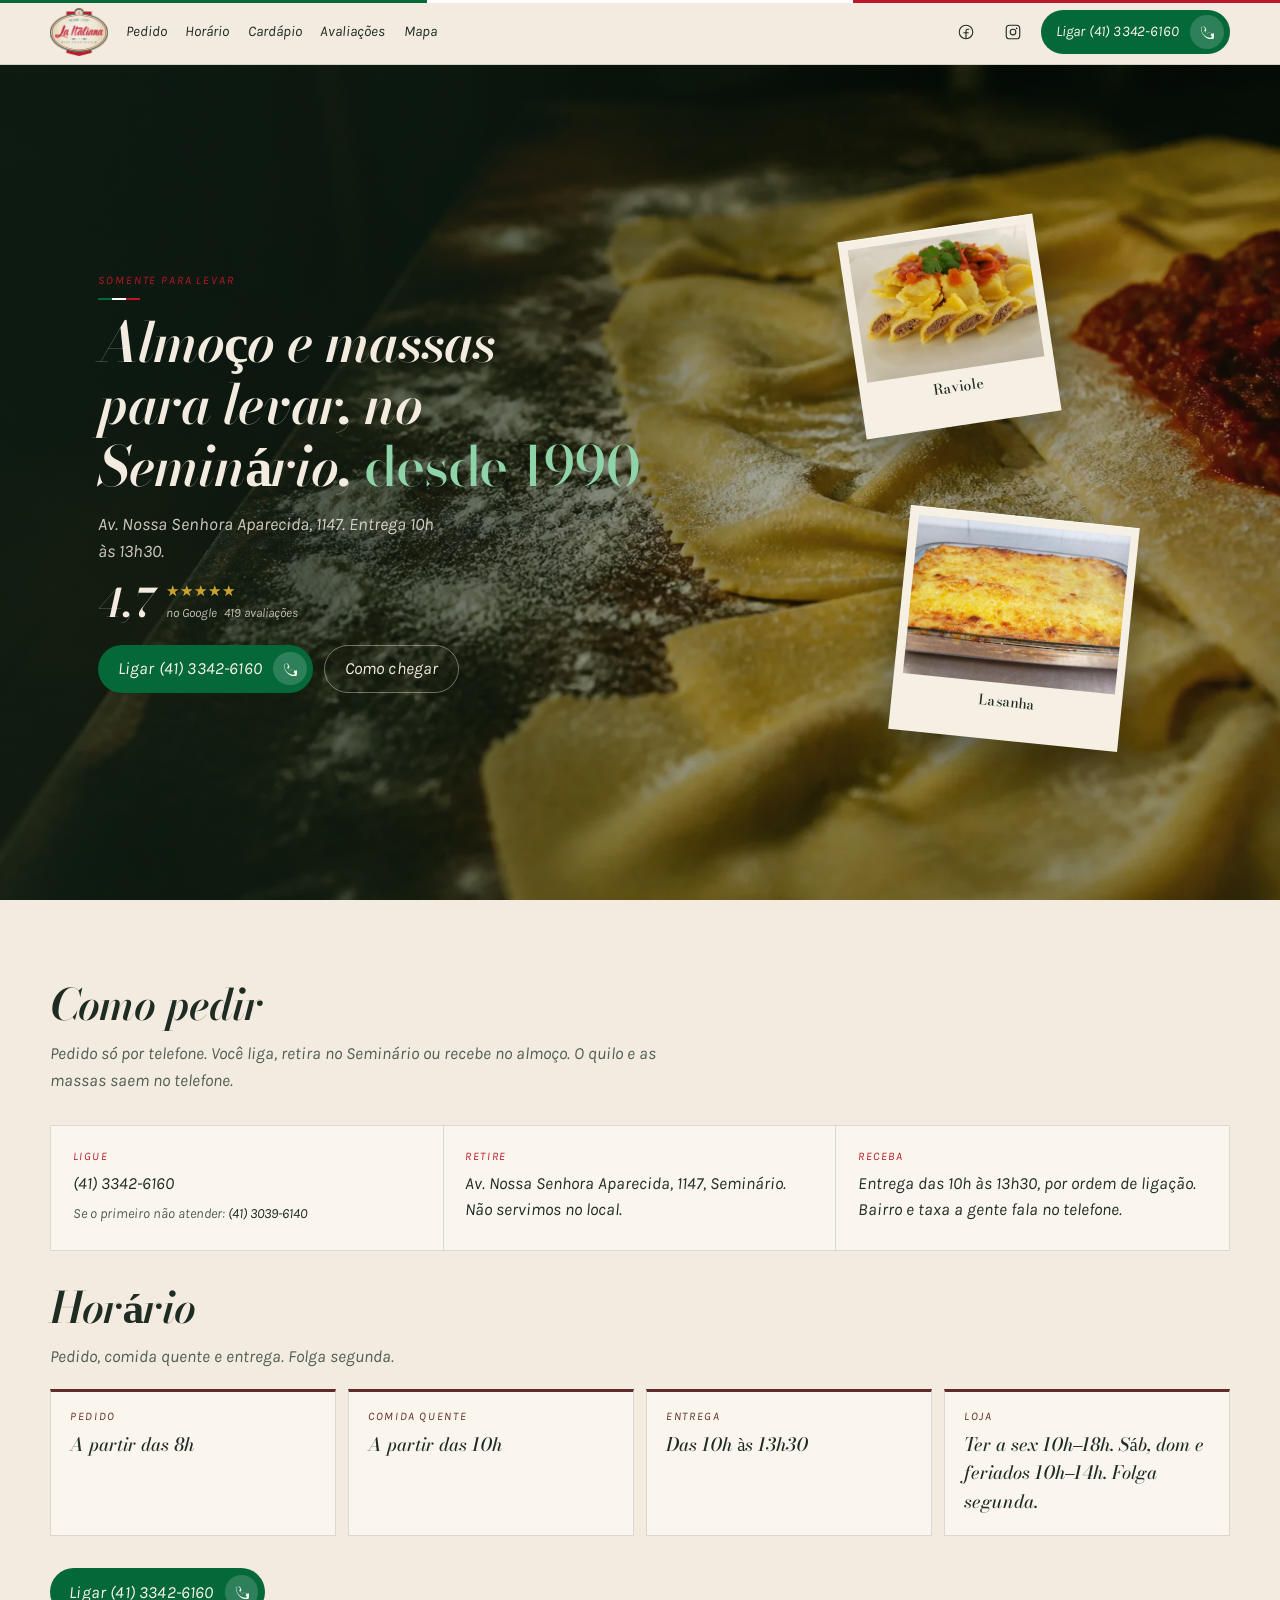
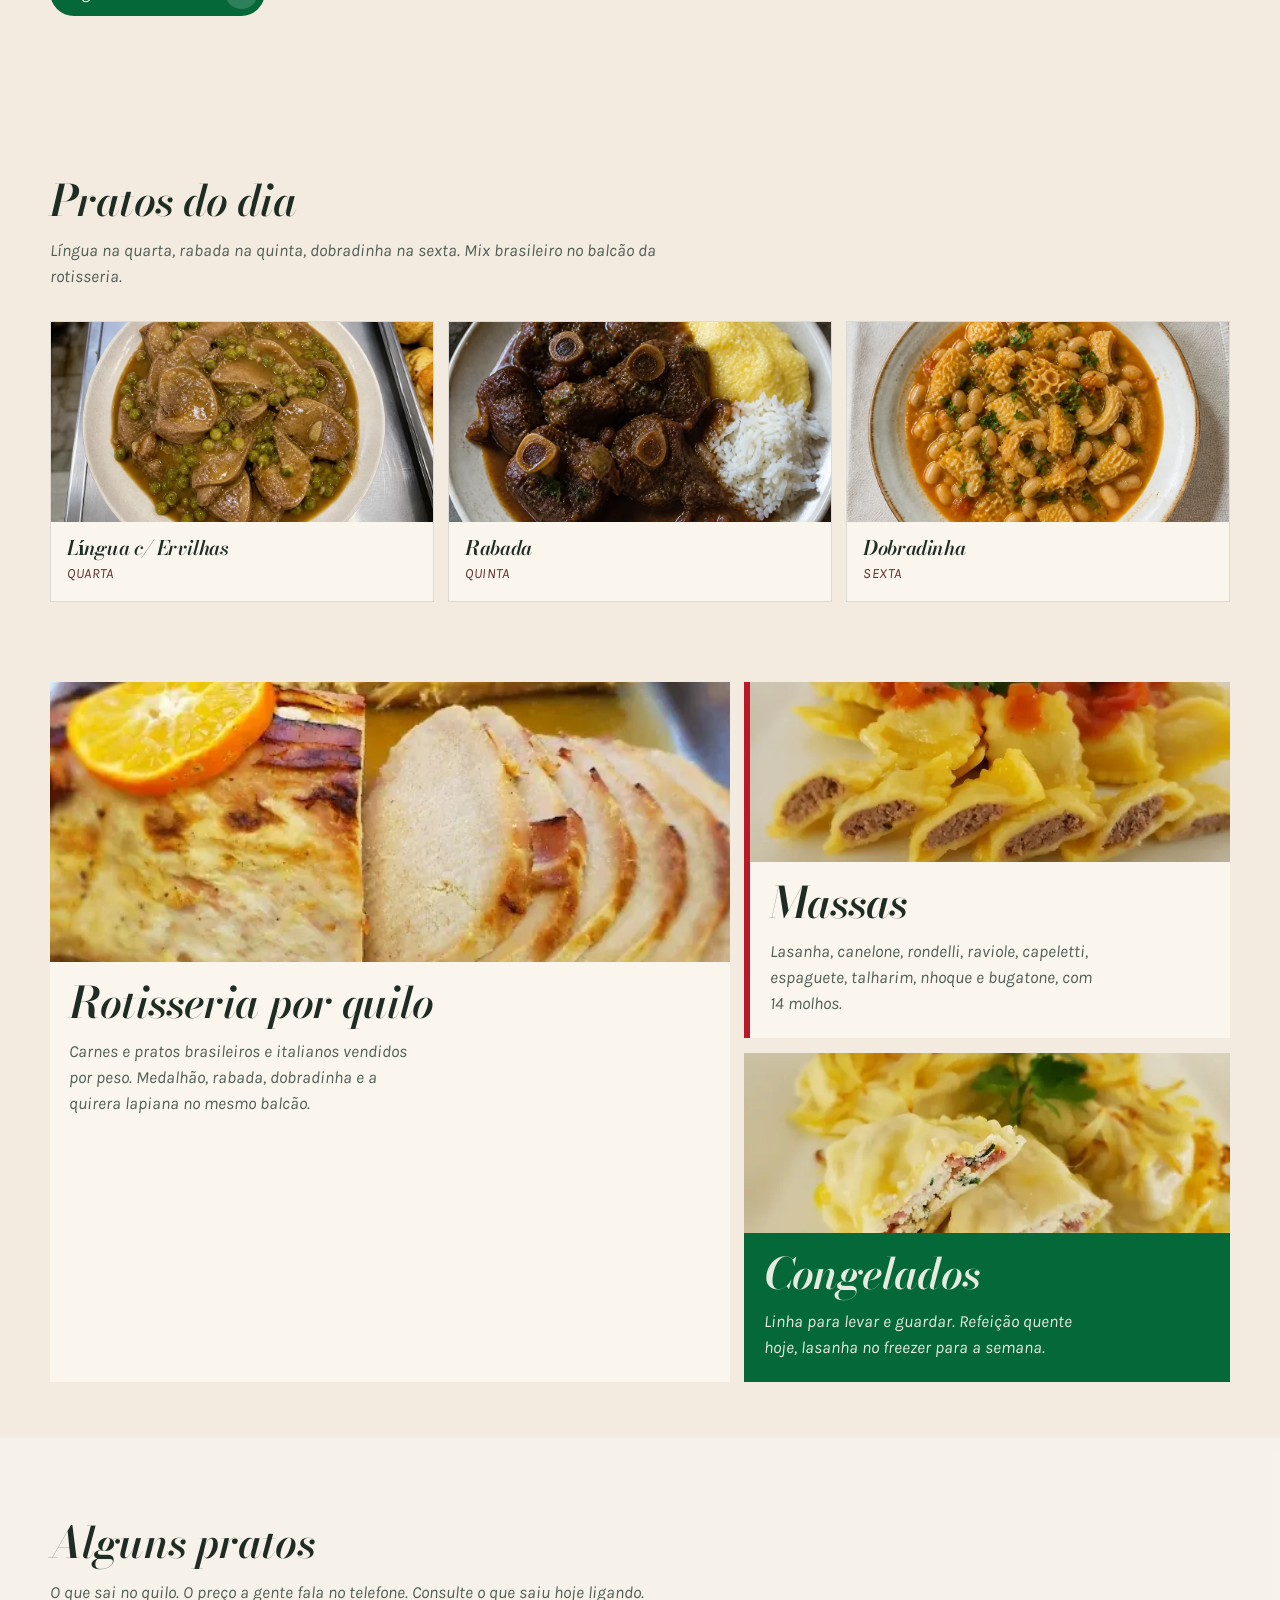
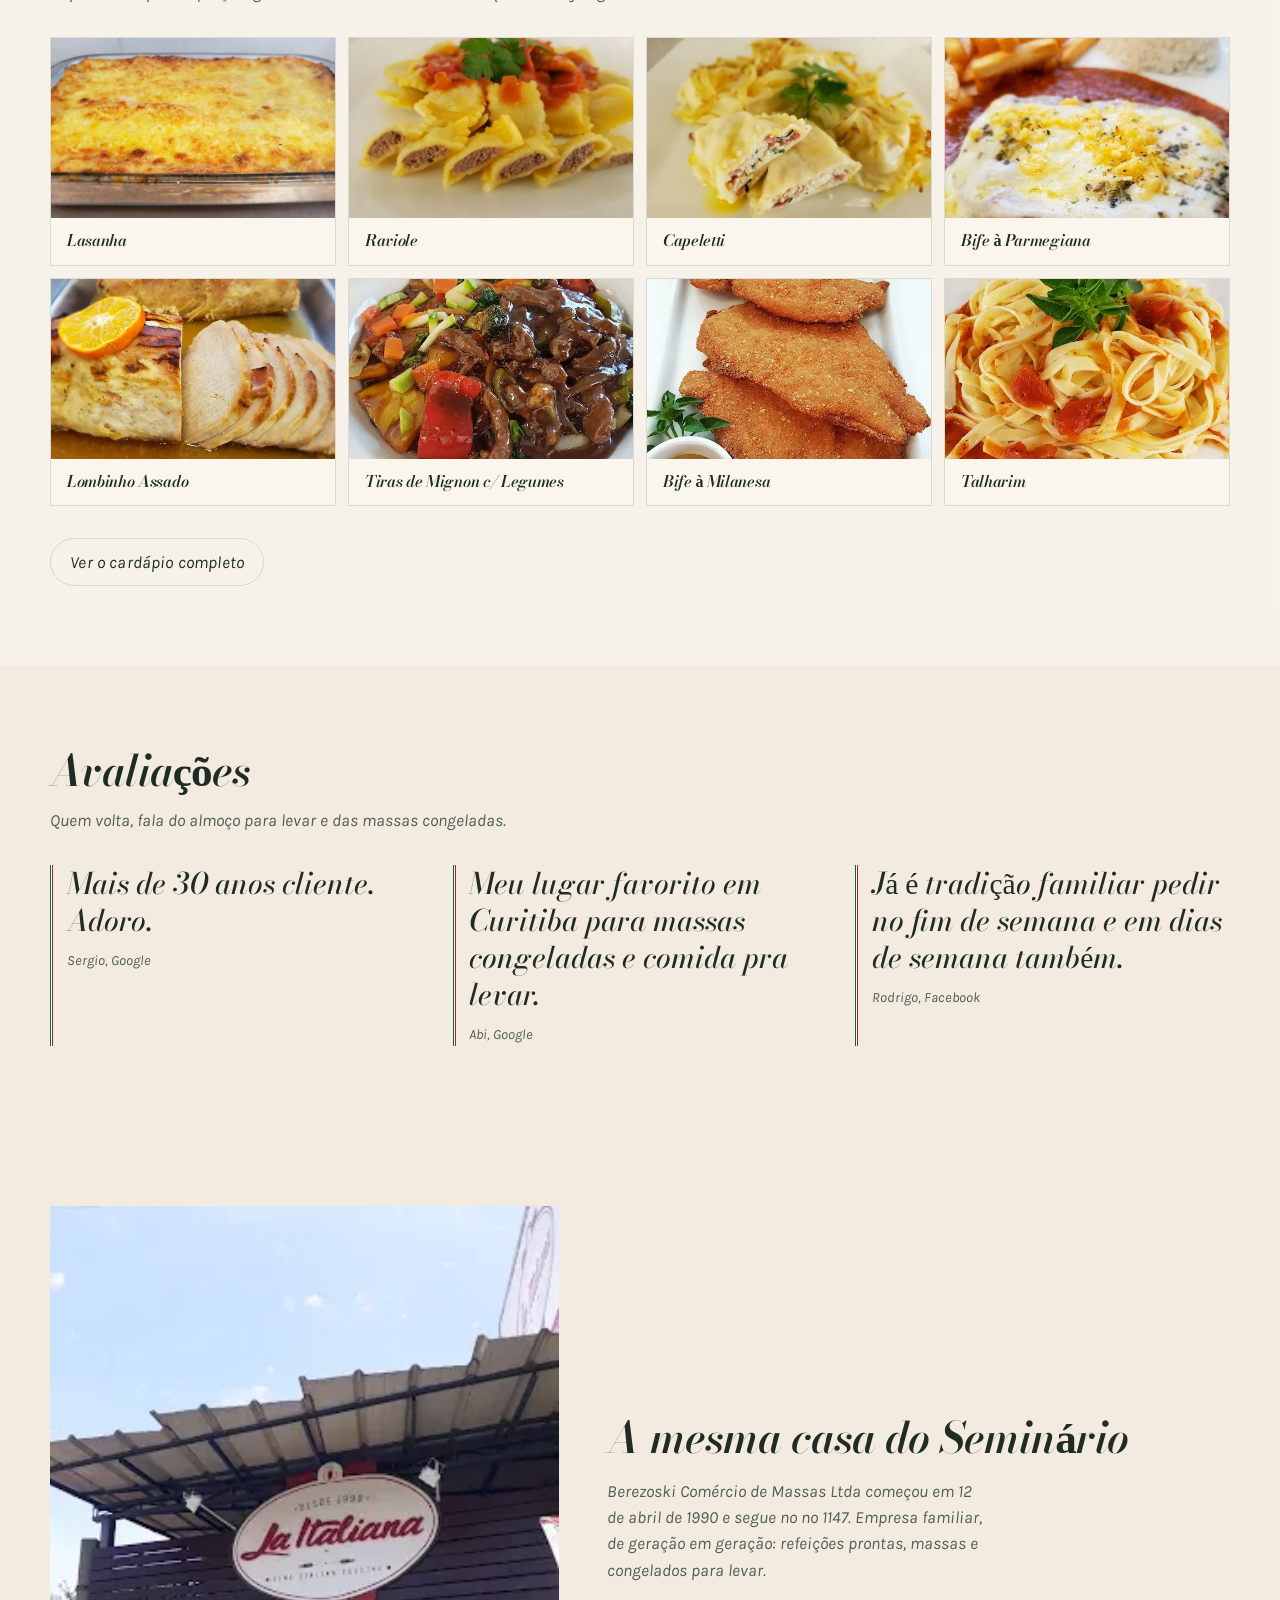
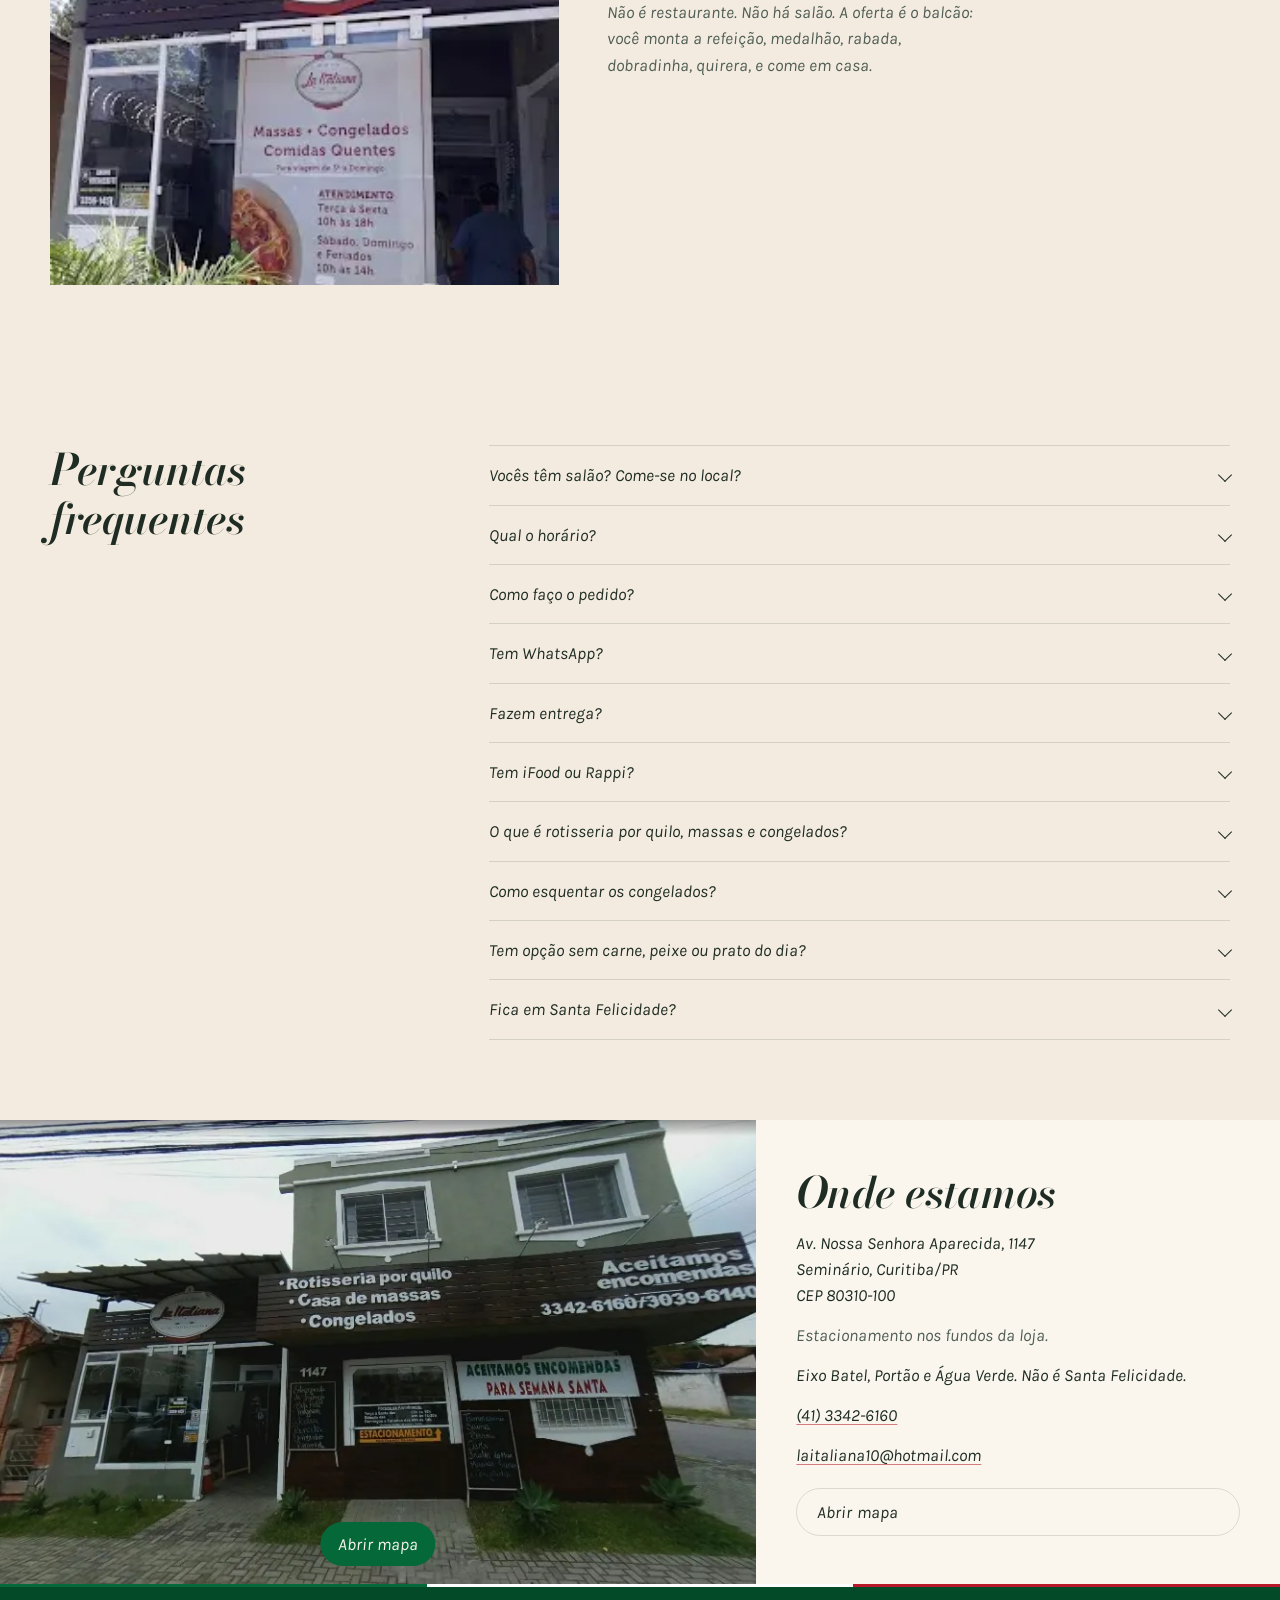
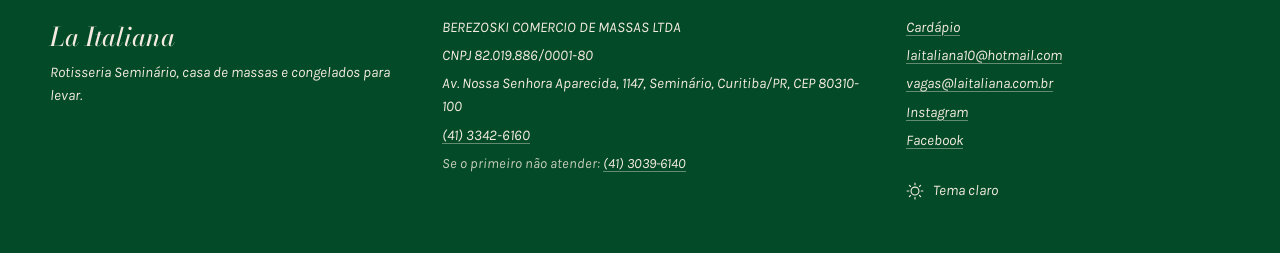
<file: index.html>
<!DOCTYPE html>
<html lang="pt-BR" data-theme="light">
  <head>
    <meta charset="utf-8" />
    <meta name="viewport" content="width=device-width, initial-scale=1" />
    <title>La Italiana Rotisseria | Massas e almoço para levar no Seminário, Curitiba</title>
    <meta
      name="description"
      content="Desde 1990 no Seminário: rotisseria por quilo, massas e congelados para levar. Entrega 10h às 13h30. Peça por telefone. Não servimos no local."
    />
    <!-- CLIENTE: canonical/OG em HTTPS. Se o certificado ainda der 500, o Google não indexa esta URL até o SSL subir. -->
    <link rel="canonical" href="https://www.laitaliana.com.br/" />
    <meta name="theme-color" content="#056839" />
    <meta name="color-scheme" content="light dark" />

    <meta property="og:type" content="website" />
    <meta property="og:locale" content="pt_BR" />
    <meta property="og:site_name" content="La Italiana Rotisseria" />
    <meta property="og:url" content="https://www.laitaliana.com.br/" />
    <meta property="og:title" content="La Italiana Rotisseria | Massas e almoço para levar no Seminário, Curitiba" />
    <meta
      property="og:description"
      content="Desde 1990 no Seminário: rotisseria por quilo, massas e congelados para levar. Entrega 10h às 13h30. Peça por telefone."
    />
    <meta property="og:image" content="https://www.laitaliana.com.br/assets/images/og-share.jpg" />
    <meta property="og:image:type" content="image/jpeg" />
    <meta property="og:image:width" content="1200" />
    <meta property="og:image:height" content="630" />
    <meta property="og:image:alt" content="Lasanha da La Italiana e logo da casa no Seminário, Curitiba" />
    <meta name="twitter:card" content="summary_large_image" />
    <meta name="twitter:title" content="La Italiana Rotisseria | Seminário, Curitiba" />
    <meta
      name="twitter:description"
      content="Almoço e massas para levar desde 1990. Entrega 10h às 13h30. Peça por telefone."
    />
    <meta name="twitter:image" content="https://www.laitaliana.com.br/assets/images/og-share.jpg" />
    <meta name="twitter:image:alt" content="Lasanha da La Italiana e logo da casa no Seminário, Curitiba" />

    <link rel="icon" type="image/png" href="assets/images/favicon.png" />
    <link rel="apple-touch-icon" href="assets/images/apple-touch.png" />
    <link rel="preload" href="assets/fonts/font-7.woff2" as="font" type="font/woff2" crossorigin />
    <link rel="preload" href="assets/fonts/font-11.woff2" as="font" type="font/woff2" crossorigin />
    <link rel="preload" href="assets/images/hero-fundo.webp" as="image" type="image/webp" />
    <link rel="preload" href="assets/images/prato-lasanha.webp" as="image" type="image/webp" />
    <link rel="stylesheet" href="css/style.css" />

    <script>
      (function () {
        try {
          var stored = localStorage.getItem("li-theme");
          var theme =
            stored ||
            (window.matchMedia("(prefers-color-scheme: dark)").matches ? "dark" : "light");
          document.documentElement.setAttribute("data-theme", theme);
          var meta = document.querySelector('meta[name="theme-color"]');
          if (meta) meta.setAttribute("content", theme === "dark" ? "#102016" : "#056839");
        } catch (e) {
          document.documentElement.setAttribute("data-theme", "light");
        }
      })();
    </script>

    <script type="application/ld+json">
      {
        "@context": "https://schema.org",
        "@type": "FoodEstablishment",
        "name": "La Italiana Rotisseria",
        "alternateName": "La Italiana",
        "legalName": "BEREZOSKI COMERCIO DE MASSAS LTDA",
        "taxID": "82.019.886/0001-80",
        "url": "https://www.laitaliana.com.br/",
        "image": "https://www.laitaliana.com.br/assets/images/og-share.jpg",
        "telephone": ["+55-41-3342-6160", "+55-41-3039-6140"],
        "email": "laitaliana10@hotmail.com",
        "foundingDate": "1990-04-12",
        "servesCuisine": ["Italian", "Brazilian"],
        "currenciesAccepted": "BRL",
        "dineIn": false,
        "takeaway": true,
        "address": {
          "@type": "PostalAddress",
          "streetAddress": "Avenida Nossa Senhora Aparecida, 1147",
          "addressLocality": "Curitiba",
          "addressRegion": "PR",
          "postalCode": "80310-100",
          "addressCountry": "BR"
        },
        "geo": {
          "@type": "GeoCoordinates",
          "latitude": -25.4475488,
          "longitude": -49.3091271
        },
        "areaServed": {
          "@type": "City",
          "name": "Curitiba"
        },
        "sameAs": [
          "https://www.instagram.com/laitalianabr",
          "https://www.facebook.com/laitalianabr"
        ],
        "hasMenu": {
          "@type": "Menu",
          "url": "https://www.laitaliana.com.br/cardapio.html",
          "name": "Cardápio"
        },
        "hasMap": "https://www.google.com/maps/search/La+Italiana+Rotisseria/@-25.4475488,-49.3091271,17z",
        "openingHoursSpecification": [
          {
            "@type": "OpeningHoursSpecification",
            "dayOfWeek": ["Tuesday", "Wednesday", "Thursday", "Friday"],
            "opens": "10:00",
            "closes": "18:00"
          },
          {
            "@type": "OpeningHoursSpecification",
            "dayOfWeek": ["Saturday", "Sunday"],
            "opens": "10:00",
            "closes": "14:00"
          },
          {
            "@type": "OpeningHoursSpecification",
            "dayOfWeek": "PublicHolidays",
            "opens": "10:00",
            "closes": "14:00"
          }
        ]
      }
    </script>
    <script type="application/ld+json">
      {
        "@context": "https://schema.org",
        "@type": "FAQPage",
        "mainEntity": [
          {
            "@type": "Question",
            "name": "Vocês têm salão? Come-se no local?",
            "acceptedAnswer": {
              "@type": "Answer",
              "text": "Não. A casa não serve no local. É rotisseria, massas e congelados para levar."
            }
          },
          {
            "@type": "Question",
            "name": "Qual o horário?",
            "acceptedAnswer": {
              "@type": "Answer",
              "text": "Pedido a partir das 8h. Comida quente a partir das 10h. Entrega das 10h às 13h30. Loja terça a sexta 10h às 18h, sábado, domingo e feriados 10h às 14h, folga segunda."
            }
          },
          {
            "@type": "Question",
            "name": "Como faço o pedido?",
            "acceptedAnswer": {
              "@type": "Answer",
              "text": "Ligue para (41) 3342-6160. Se o primeiro não atender: (41) 3039-6140. Você retira no Seminário ou recebe no almoço."
            }
          },
          {
            "@type": "Question",
            "name": "Tem WhatsApp?",
            "acceptedAnswer": {
              "@type": "Answer",
              "text": "Não pedimos por WhatsApp. É só ligar."
            }
          },
          {
            "@type": "Question",
            "name": "Fazem entrega?",
            "acceptedAnswer": {
              "@type": "Answer",
              "text": "Sim, no almoço, das 10h às 13h30, por ordem de ligação. Bairro e taxa a gente fala no telefone."
            }
          },
          {
            "@type": "Question",
            "name": "Tem iFood ou Rappi?",
            "acceptedAnswer": {
              "@type": "Answer",
              "text": "Aqui o pedido é ligando, não pelo aplicativo."
            }
          },
          {
            "@type": "Question",
            "name": "O que é rotisseria por quilo, massas e congelados?",
            "acceptedAnswer": {
              "@type": "Answer",
              "text": "Rotisseria: pratos prontos vendidos por peso, do medalhão à rabada e à dobradinha. Massas: lasanha, raviole, nhoque e outras, com molhos. Congelados: para guardar e esquentar em casa. Tudo no mesmo ponto no Seminário."
            }
          },
          {
            "@type": "Question",
            "name": "Como esquentar os congelados?",
            "acceptedAnswer": {
              "@type": "Answer",
              "text": "Peça a orientação na hora do pedido."
            }
          },
          {
            "@type": "Question",
            "name": "Tem opção sem carne, peixe ou prato do dia?",
            "acceptedAnswer": {
              "@type": "Answer",
              "text": "No cardápio há saladas, berinjela caponata, empadão de palmito, peixes e molhos como sugo, 4 queijos, funghi e alho e óleo. Pratos do dia: língua na quarta, rabada na quinta e dobradinha na sexta."
            }
          },
          {
            "@type": "Question",
            "name": "Fica em Santa Felicidade?",
            "acceptedAnswer": {
              "@type": "Answer",
              "text": "Não. A loja é no Seminário, Av. Nossa Senhora Aparecida, 1147, CEP 80310-100. Eixo Batel, Portão e Água Verde."
            }
          }
        ]
      }
    </script>
  </head>
  <body>
    <svg xmlns="http://www.w3.org/2000/svg" style="display: none" aria-hidden="true">
      <symbol id="i-phone" viewBox="0 0 256 256">
        <path
          fill="currentColor"
          d="M222.37,158.46l-47.11-21.11-.13-.06a16,16,0,0,0-15.18,1.4,8.12,8.12,0,0,0-.75.56L134.87,160c-15.42-7.49-31.34-23.29-38.83-38.51l20.78-24.71c.16-.25.32-.5.48-.76A16,16,0,0,0,115,81.66l-.06-.12L93.8,34.62A16,16,0,0,0,75.32,25.9L32.24,36.66A16,16,0,0,0,16,52c0,119.19,96.81,216,216,216a16,16,0,0,0,15.34-16.24l10.77-43.07A16,16,0,0,0,222.37,158.46ZM200,232C99.38,232,24,156.62,24,56A16,16,0,0,1,32.24,40.9l43.08-10.77,21.07,47.11-20.39,24.24A6.31,6.31,0,0,0,75,102.1c11.37,22.06,30.66,41.21,52.89,52.61a6.13,6.13,0,0,0,1.58.63,7.9,7.9,0,0,0,.81.09,6.09,6.09,0,0,0,4.23-1.67L159,133.51l47.11,21.07-10.76,43.07A16,16,0,0,1,200,232Z"
        />
      </symbol>
      <symbol id="i-pin" viewBox="0 0 256 256">
        <path
          fill="currentColor"
          d="M128,16a88.1,88.1,0,0,0-88,88c0,75.3,80,132.17,83.41,134.55a8,8,0,0,0,9.18,0C136,236.17,216,179.3,216,104A88.1,88.1,0,0,0,128,16Zm0,56a32,32,0,1,1-32,32A32,32,0,0,1,128,72Z"
        />
      </symbol>
      <symbol id="i-instagram" viewBox="0 0 256 256">
        <path
          fill="currentColor"
          d="M128,80a48,48,0,1,0,48,48A48.05,48.05,0,0,0,128,80Zm0,80a32,32,0,1,1,32-32A32,32,0,0,1,128,160ZM176,24H80A56.06,56.06,0,0,0,24,80v96a56.06,56.06,0,0,0,56,56h96a56.06,56.06,0,0,0,56-56V80A56.06,56.06,0,0,0,176,24Zm40,152a40,40,0,0,1-40,40H80a40,40,0,0,1-40-40V80A40,40,0,0,1,80,40h96a40,40,0,0,1,40,40ZM192,76a12,12,0,1,1-12-12A12,12,0,0,1,192,76Z"
        />
      </symbol>
      <symbol id="i-facebook" viewBox="0 0 256 256">
        <path
          fill="currentColor"
          d="M128,24A104,104,0,1,0,232,128,104.11,104.11,0,0,0,128,24Zm8,191.63V146h24a8,8,0,0,0,0-16H136V112a16,16,0,0,1,16-16h16a8,8,0,0,0,0-16H152a32,32,0,0,0-32,32v18H96a8,8,0,0,0,0,16h24v69.63a88,88,0,1,1,16,0Z"
        />
      </symbol>
      <symbol id="i-sun" viewBox="0 0 256 256">
        <path
          fill="currentColor"
          d="M120,40V16a8,8,0,0,1,16,0V40a8,8,0,0,1-16,0Zm72,88a64,64,0,1,1-64-64A64.07,64.07,0,0,1,192,128Zm-16,0a48,48,0,1,0-48,48A48.05,48.05,0,0,0,176,128ZM58.34,69.66A8,8,0,0,0,69.66,58.34l-16-16A8,8,0,0,0,42.34,53.66Zm0,116.68-16,16a8,8,0,0,0,11.32,11.32l16-16a8,8,0,0,0-11.32-11.32ZM192,72a8,8,0,0,0,5.66-2.34l16-16a8,8,0,0,0-11.32-11.32l-16,16A8,8,0,0,0,192,72Zm5.66,114.34a8,8,0,0,0-11.32,11.32l16,16a8,8,0,0,0,11.32-11.32ZM48,128a8,8,0,0,0-8-8H16a8,8,0,0,0,0,16H40A8,8,0,0,0,48,128Zm80,80a8,8,0,0,0-8,8v24a8,8,0,0,0,16,0V216A8,8,0,0,0,128,208Zm112-88H216a8,8,0,0,0,0,16h24a8,8,0,0,0,0-16Z"
        />
      </symbol>
      <symbol id="i-moon" viewBox="0 0 256 256">
        <path
          fill="currentColor"
          d="M233.54,142.23a8,8,0,0,0-8-2,88.08,88.08,0,0,1-109.8-109.8,8,8,0,0,0-10-10,104.84,104.84,0,0,0-52.91,37A104,104,0,0,0,136,224a103.09,103.09,0,0,0,62.7-20.88,104.84,104.84,0,0,0,37-52.91A8,8,0,0,0,233.54,142.23ZM188.9,184.92A88,88,0,0,1,65.08,67.1a87.09,87.09,0,0,1,27.4-21.68,104.13,104.13,0,0,0,117.1,117.1A87.09,87.09,0,0,1,188.9,184.92Z"
        />
      </symbol>
      <symbol id="i-arrow" viewBox="0 0 256 256">
        <path
          fill="currentColor"
          d="M200,64V168a8,8,0,0,1-16,0V83.31L69.66,197.66a8,8,0,0,1-11.32-11.32L172.69,72H88a8,8,0,0,1,0-16H192A8,8,0,0,1,200,64Z"
        />
      </symbol>
      <symbol id="i-star" viewBox="0 0 256 256">
        <path
          fill="currentColor"
          d="M234.29,114.85l-45,38.83L203,211.75a16.4,16.4,0,0,1-24.5,17.82L128,198.49,77.47,229.57A16.4,16.4,0,0,1,53,211.75l13.69-58.07-45-38.83A16.46,16.46,0,0,1,31.27,86.29l59.46-5.14,23.21-55.54a16.36,16.36,0,0,1,30.12,0l23.21,55.54,59.46,5.14A16.46,16.46,0,0,1,234.29,114.85Z"
        />
      </symbol>
    </svg>

    <a class="skip-link" href="#conteudo">Ir para o conteúdo</a>
    <div class="awning" aria-hidden="true"></div>

    <header class="site-header">
      <div class="nav-bar">
        <a class="brand" href="#topo" translate="no" aria-label="La Italiana, desde 1990">
          <img src="assets/images/logo-nav.png" alt="La Italiana, desde 1990" width="118" height="98" />
        </a>
        <nav class="nav-desktop" aria-label="Seções">
          <a href="#pedido">Pedido</a>
          <a href="#horario">Horário</a>
          <a href="cardapio.html">Cardápio</a>
          <a href="#avaliacoes">Avaliações</a>
          <a href="#onde">Mapa</a>
        </nav>
        <div class="nav-actions">
          <div class="nav-social" data-nav-social>
            <a
              class="social-link"
              href="https://www.facebook.com/laitalianabr"
              target="_blank"
              rel="noopener noreferrer"
              aria-label="Facebook da La Italiana (abre em nova aba)"
            >
              <svg class="icon" width="18" height="18" aria-hidden="true"><use href="#i-facebook"></use></svg>
            </a>
            <a
              class="social-link social-ig"
              href="https://www.instagram.com/laitalianabr"
              target="_blank"
              rel="noopener noreferrer"
              aria-label="Instagram da La Italiana (abre em nova aba)"
            >
              <svg class="icon" width="18" height="18" aria-hidden="true"><use href="#i-instagram"></use></svg>
            </a>
          </div>
          <a class="btn btn-nav" href="tel:+554133426160" data-phone-primary data-track="tel">
            <span class="btn-label-short">Ligar</span>
            <span class="btn-label-full" data-phone-cta>Ligar (41) 3342-6160</span>
            <span class="btn-orb" aria-hidden="true">
              <svg class="icon" width="14" height="14" aria-hidden="true"><use href="#i-phone"></use></svg>
            </span>
          </a>
          <button
            class="menu-toggle"
            type="button"
            aria-expanded="false"
            aria-controls="menu-mobile"
            data-menu-toggle
          >
            <span class="menu-toggle-label">Abrir menu</span>
            <span class="burger" aria-hidden="true"><span></span><span></span></span>
          </button>
        </div>
      </div>
    </header>

    <div
      class="menu-overlay"
      id="menu-mobile"
      hidden
      role="dialog"
      aria-modal="true"
      aria-labelledby="menu-mobile-title"
    >
      <nav class="menu-panel" aria-label="Menu">
        <p class="sr-only" id="menu-mobile-title">Menu</p>
        <a href="#pedido">Pedido</a>
        <a href="#horario">Horário</a>
        <a href="cardapio.html">Cardápio</a>
        <a href="#avaliacoes">Avaliações</a>
        <a href="#onde">Mapa</a>
        <a href="https://www.facebook.com/laitalianabr" target="_blank" rel="noopener noreferrer">
          Facebook <span class="sr-only">(abre em nova aba)</span>
        </a>
        <a href="https://www.instagram.com/laitalianabr" target="_blank" rel="noopener noreferrer">
          Instagram <span class="sr-only">(abre em nova aba)</span>
        </a>
        <a class="btn btn-primary" href="tel:+554133426160" data-phone-primary data-track="tel">
          <span data-phone-cta>Ligar (41) 3342-6160</span>
          <span class="btn-orb" aria-hidden="true">
            <svg class="icon" width="14" height="14" aria-hidden="true"><use href="#i-phone"></use></svg>
          </span>
        </a>
      </nav>
    </div>

    <main id="conteudo">
      <section class="hero" id="topo">
        <div class="hero-stage" aria-hidden="true">
          <picture>
            <source type="image/webp" srcset="assets/images/hero-fundo.webp" />
            <img src="assets/images/hero-fundo.jpg" alt="" width="1536" height="1024" fetchpriority="high" />
          </picture>
        </div>
        <div class="hero-shade" aria-hidden="true"></div>
        <div class="hero-inner">
          <div class="hero-copy">
            <p class="eyebrow">Somente para levar</p>
            <h1>Almoço e massas para levar, no Seminário, <em>desde 1990</em></h1>
            <p class="lede">Av. Nossa Senhora Aparecida, 1147. Entrega 10h às 13h30.</p>
            <p class="hero-rating">
              <!-- CLIENTE: se tiverem o Place ID do Google, troquem o href por https://search.google.com/local/reviews?placeid=SEU_PLACE_ID -->
              <a
                class="hero-google"
                href="https://www.google.com/maps/search/La+Italiana+Rotisseria/@-25.4475488,-49.3091271,17z"
                target="_blank"
                rel="noopener noreferrer"
                data-track="map"
              >
                <strong>4,7</strong>
                <span class="stars" aria-hidden="true">
                  <span class="stars-base">★★★★★</span>
                  <span class="stars-fill">★★★★★</span>
                </span>
                <span class="hero-google-meta">
                  <span>no Google <span class="sr-only">(abre em nova aba)</span></span>
                  <span>419 avaliações</span>
                </span>
              </a>
            </p>
            <div class="hero-cta">
              <a class="btn btn-primary" href="tel:+554133426160" data-phone-primary data-track="tel">
                <span data-phone-cta>Ligar (41) 3342-6160</span>
                <span class="btn-orb" aria-hidden="true">
                  <svg class="icon" width="14" height="14" aria-hidden="true"><use href="#i-phone"></use></svg>
                </span>
              </a>
              <a class="btn btn-ghost" href="#onde">Como chegar</a>
            </div>
          </div>
          <div class="hero-prints">
            <figure class="hero-print is-back">
              <picture>
                <source type="image/webp" srcset="assets/images/prato-raviole.webp" />
                <img src="assets/images/prato-raviole.jpg" alt="Raviole da La Italiana" width="680" height="510" />
              </picture>
              <figcaption>Raviole</figcaption>
            </figure>
            <figure class="hero-print is-front">
              <picture>
                <source type="image/webp" srcset="assets/images/prato-lasanha.webp" />
                <img
                  src="assets/images/prato-lasanha.jpg"
                  alt="Lasanha da La Italiana"
                  width="680"
                  height="510"
                />
              </picture>
              <figcaption>Lasanha</figcaption>
            </figure>
          </div>
        </div>
      </section>

      <section class="pedido" id="pedido">
        <div class="wrap">
          <h2>Como pedir</h2>
          <p class="section-body">
            Pedido só por telefone. Você liga, retira no Seminário ou recebe no almoço. O quilo e as massas saem no telefone.
          </p>
          <ol class="comanda">
            <li>
              <h3>Ligue</h3>
              <p>
                <a href="tel:+554133426160" data-phone-primary data-phone-label data-track="tel">(41) 3342-6160</a>
              </p>
              <p class="note">Se o primeiro não atender: <a href="tel:+554130396140">(41) 3039-6140</a></p>
            </li>
            <li>
              <h3>Retire</h3>
              <p>Av. Nossa Senhora Aparecida, 1147, Seminário. Não servimos no local.</p>
            </li>
            <li>
              <h3>Receba</h3>
              <p>Entrega das 10h às 13h30, por ordem de ligação. Bairro e taxa a gente fala no telefone.</p>
            </li>
          </ol>

          <!--
            Loja: faixa da porta (ter–sex 10h–18h; sáb, dom e feriados 10h–14h).
            Pedido 8h / quente 10h / entrega 10h–13h30: Facebook.
          -->
          <div class="horario" id="horario">
            <h2>Horário</h2>
            <p class="horario-lead">Pedido, comida quente e entrega. Folga segunda.</p>
            <ul class="horario-list">
              <li>
                <h3>Pedido</h3>
                <p>A partir das 8h</p>
              </li>
              <li>
                <h3>Comida quente</h3>
                <p>A partir das 10h</p>
              </li>
              <li>
                <h3>Entrega</h3>
                <p>Das 10h às 13h30</p>
              </li>
              <li>
                <h3>Loja</h3>
                <p>Ter a sex 10h–18h. Sáb, dom e feriados 10h–14h. Folga segunda.</p>
              </li>
            </ul>
          </div>

          <a class="btn btn-primary" href="tel:+554133426160" data-phone-primary data-track="tel">
            <span data-phone-cta>Ligar (41) 3342-6160</span>
            <span class="btn-orb" aria-hidden="true">
              <svg class="icon" width="14" height="14" aria-hidden="true"><use href="#i-phone"></use></svg>
            </span>
          </a>
        </div>
      </section>

      <section class="dia" id="pratos-do-dia">
        <div class="wrap">
          <h2>Pratos do dia</h2>
          <p class="section-body">Língua na quarta, rabada na quinta, dobradinha na sexta. Mix brasileiro no balcão da rotisseria.</p>
          <ul class="dia-grid">
            <li>
              <!-- CLIENTE: foto gerada para o ar. Trocar pela língua real da casa. -->
              <picture>
                <source type="image/webp" srcset="assets/images/dia-lingua.webp" />
                <img src="assets/images/dia-lingua.jpg" alt="Língua com ervilhas da La Italiana" width="1000" height="666" loading="lazy" />
              </picture>
              <h3>Língua c/ Ervilhas</h3>
              <p>Quarta</p>
            </li>
            <li>
              <!-- CLIENTE: foto gerada para o ar. Trocar pela rabada real da casa. -->
              <picture>
                <source type="image/webp" srcset="assets/images/dia-rabada.webp" />
                <img src="assets/images/dia-rabada.jpg" alt="Rabada da La Italiana" width="1000" height="666" loading="lazy" />
              </picture>
              <h3>Rabada</h3>
              <p>Quinta</p>
            </li>
            <li>
              <!-- CLIENTE: foto gerada para o ar. Trocar pela dobradinha real da casa. -->
              <picture>
                <source type="image/webp" srcset="assets/images/dia-dobradinha.webp" />
                <img src="assets/images/dia-dobradinha.jpg" alt="Dobradinha da La Italiana" width="1000" height="666" loading="lazy" />
              </picture>
              <h3>Dobradinha</h3>
              <p>Sexta</p>
            </li>
          </ul>
        </div>
      </section>

      <section class="balcao">
        <div class="wrap balcao-grid">
          <article class="pillar pillar-hot" id="rotisseria">
            <figure class="pillar-photo">
              <picture>
                <source type="image/webp" srcset="assets/images/prato-lombinho.webp" />
                <img src="assets/images/prato-lombinho.jpg" alt="Lombinho assado da La Italiana" width="525" height="510" loading="lazy" />
              </picture>
            </figure>
            <div class="pillar-copy">
              <h2>Rotisseria por quilo</h2>
              <p>Carnes e pratos brasileiros e italianos vendidos por peso. Medalhão, rabada, dobradinha e a quirera lapiana no mesmo balcão.</p>
            </div>
          </article>
          <article class="pillar pillar-paper" id="massas">
            <figure class="pillar-photo">
              <picture>
                <source type="image/webp" srcset="assets/images/prato-raviole.webp" />
                <img src="assets/images/prato-raviole.jpg" alt="Raviole da La Italiana" width="680" height="510" loading="lazy" />
              </picture>
            </figure>
            <h2>Massas</h2>
            <p>Lasanha, canelone, rondelli, raviole, capeletti, espaguete, talharim, nhoque e bugatone, com 14 molhos.</p>
          </article>
          <article class="pillar pillar-forest" id="congelados">
            <figure class="pillar-photo">
              <picture>
                <source type="image/webp" srcset="assets/images/prato-capeletti.webp" />
                <img src="assets/images/prato-capeletti.jpg" alt="Capeletti da La Italiana para levar" width="680" height="510" loading="lazy" />
              </picture>
            </figure>
            <h2>Congelados</h2>
            <p>Linha para levar e guardar. Refeição quente hoje, lasanha no freezer para a semana.</p>
          </article>
        </div>
      </section>

      <section class="cardapio" id="cardapio">
        <div class="wrap">
          <h2>Alguns pratos</h2>
          <p class="section-body">O que sai no quilo. O preço a gente fala no telefone. Consulte o que saiu hoje ligando.</p>

          <!-- Fotos do Google / da casa. Sem língua, rabada e dobradinha neste lote. -->
          <ul class="hits">
            <li>
              <picture>
                <source type="image/webp" srcset="assets/images/prato-lasanha.webp" />
                <img src="assets/images/prato-lasanha.jpg" alt="Lasanha da La Italiana" width="680" height="510" loading="lazy" />
              </picture>
              <h3>Lasanha</h3>
            </li>
            <li>
              <picture>
                <source type="image/webp" srcset="assets/images/prato-raviole.webp" />
                <img src="assets/images/prato-raviole.jpg" alt="Raviole da La Italiana" width="680" height="510" loading="lazy" />
              </picture>
              <h3>Raviole</h3>
            </li>
            <li>
              <picture>
                <source type="image/webp" srcset="assets/images/prato-capeletti.webp" />
                <img src="assets/images/prato-capeletti.jpg" alt="Capeletti da La Italiana" width="680" height="510" loading="lazy" />
              </picture>
              <h3>Capeletti</h3>
            </li>
            <li>
              <picture>
                <source type="image/webp" srcset="assets/images/prato-parmegiana.webp" />
                <img src="assets/images/prato-parmegiana.jpg" alt="Bife à parmegiana da La Italiana" width="510" height="510" loading="lazy" />
              </picture>
              <h3>Bife à Parmegiana</h3>
            </li>
            <li>
              <picture>
                <source type="image/webp" srcset="assets/images/prato-lombinho.webp" />
                <img src="assets/images/prato-lombinho.jpg" alt="Lombinho assado da La Italiana" width="525" height="510" loading="lazy" />
              </picture>
              <h3>Lombinho Assado</h3>
            </li>
            <li>
              <picture>
                <source type="image/webp" srcset="assets/images/prato-mignon.webp" />
                <img src="assets/images/prato-mignon.jpg" alt="Tiras de mignon com legumes da La Italiana" width="510" height="510" loading="lazy" />
              </picture>
              <h3>Tiras de Mignon c/ Legumes</h3>
            </li>
            <li>
              <picture>
                <source type="image/webp" srcset="assets/images/prato-milanesa.webp" />
                <img src="assets/images/prato-milanesa.jpg" alt="Bife à milanesa da La Italiana" width="510" height="510" loading="lazy" />
              </picture>
              <h3>Bife à Milanesa</h3>
            </li>
            <li>
              <picture>
                <source type="image/webp" srcset="assets/images/prato-talharim.webp" />
                <img src="assets/images/prato-talharim.jpg" alt="Talharim da La Italiana" width="545" height="510" loading="lazy" />
              </picture>
              <h3>Talharim</h3>
            </li>
          </ul>

          <p class="menu-foot">
            <a class="btn btn-ghost" href="cardapio.html">Ver o cardápio completo</a>
          </p>
        </div>
      </section>

      <section class="quotes" id="avaliacoes">
        <div class="wrap">
          <h2>Avaliações</h2>
          <p class="section-body">Quem volta, fala do almoço para levar e das massas congeladas.</p>
          <div class="quote-layout">
            <blockquote>
              <p>Mais de 30 anos cliente. Adoro.</p>
              <footer>Sergio, Google</footer>
            </blockquote>
            <blockquote>
              <p>Meu lugar favorito em Curitiba para massas congeladas e comida pra levar.</p>
              <footer>Abi, Google</footer>
            </blockquote>
            <blockquote>
              <p>Já é tradição familiar pedir no fim de semana e em dias de semana também.</p>
              <footer>Rodrigo, Facebook</footer>
            </blockquote>
          </div>
        </div>
      </section>

      <section class="casa" id="casa">
        <div class="wrap casa-grid">
          <div class="casa-mark">
            <picture>
              <source type="image/webp" srcset="assets/images/fachada.webp" />
              <img src="assets/images/fachada.jpg" alt="Fachada da La Italiana no Seminário, desde 1990" width="287" height="510" loading="lazy" />
            </picture>
          </div>
          <div class="casa-copy">
            <h2>A mesma casa do Seminário</h2>
            <p>
              Berezoski Comércio de Massas Ltda começou em 12 de abril de 1990 e segue no nº 1147. Empresa familiar, de geração em geração: refeições prontas, massas e congelados para levar.
            </p>
            <p>
              Não é restaurante. Não há salão. A oferta é o balcão: você monta a refeição, medalhão, rabada, dobradinha, quirera, e come em casa.
            </p>
            <!-- CLIENTE: parágrafo da família / origem do nome, se quiserem publicar -->
          </div>
        </div>
      </section>

      <section class="faq" id="faq">
        <div class="wrap faq-wrap">
          <h2>Perguntas frequentes</h2>
          <div class="faq-list">
            <details>
              <summary>Vocês têm salão? Come-se no local?</summary>
              <p>Não. A casa não serve no local. É rotisseria, massas e congelados para levar.</p>
            </details>
            <details>
              <summary>Qual o horário?</summary>
              <p>Pedido a partir das 8h. Comida quente a partir das 10h. Entrega das 10h às 13h30. Loja terça a sexta 10h às 18h, sábado, domingo e feriados 10h às 14h, folga segunda.</p>
            </details>
            <details>
              <summary>Como faço o pedido?</summary>
              <p>
                Ligue para <a href="tel:+554133426160" data-phone-primary data-phone-label data-track="tel">(41) 3342-6160</a>. Se o primeiro não atender: <a href="tel:+554130396140">(41) 3039-6140</a>. Você retira no Seminário ou recebe no almoço.
              </p>
            </details>
            <details>
              <summary>Tem WhatsApp?</summary>
              <p>Não pedimos por WhatsApp. É só ligar.</p>
            </details>
            <details>
              <summary>Fazem entrega?</summary>
              <p>Sim, no almoço, das 10h às 13h30, por ordem de ligação. Bairro e taxa a gente fala no telefone.</p>
            </details>
            <details>
              <summary>Tem iFood ou Rappi?</summary>
              <p>Aqui o pedido é ligando, não pelo aplicativo.</p>
            </details>
            <details>
              <summary>O que é rotisseria por quilo, massas e congelados?</summary>
              <p>Rotisseria: pratos prontos vendidos por peso, do medalhão à rabada e à dobradinha. Massas: lasanha, raviole, nhoque e outras, com molhos. Congelados: para guardar e esquentar em casa. Tudo no mesmo ponto no Seminário.</p>
            </details>
            <details>
              <summary>Como esquentar os congelados?</summary>
              <p>Peça a orientação na hora do pedido.</p>
            </details>
            <details>
              <summary>Tem opção sem carne, peixe ou prato do dia?</summary>
              <p>No <a href="cardapio.html">cardápio</a> há saladas, berinjela caponata, empadão de palmito, peixes e molhos como sugo, 4 queijos, funghi e alho e óleo. Pratos do dia: língua na quarta, rabada na quinta e dobradinha na sexta.</p>
            </details>
            <details>
              <summary>Fica em Santa Felicidade?</summary>
              <p>Não. A loja é no Seminário, Av. Nossa Senhora Aparecida, 1147, CEP 80310-100. Eixo Batel, Portão e Água Verde.</p>
            </details>
          </div>
        </div>
      </section>

      <section class="onde" id="onde">
        <div class="onde-map">
          <a
            class="map-facade"
            href="https://www.google.com/maps/search/La+Italiana+Rotisseria/@-25.4475488,-49.3091271,17z"
            target="_blank"
            rel="noopener noreferrer"
            data-track="map"
          >
            <picture>
              <source type="image/webp" srcset="assets/images/fachada-rua.webp" />
              <img src="assets/images/fachada-rua.jpg" alt="Fachada da La Italiana no 1147, Seminário" width="1024" height="483" loading="lazy" />
            </picture>
            <span class="map-facade-label">Abrir mapa <span class="sr-only">(abre em nova aba)</span></span>
          </a>
        </div>
        <div class="onde-card">
          <h2>Onde estamos</h2>
          <address>
            Av. Nossa Senhora Aparecida, 1147<br />
            Seminário, Curitiba/PR<br />
            CEP 80310-100
          </address>
          <p class="onde-park">Estacionamento nos fundos da loja.</p>
          <p class="onde-axis">Eixo Batel, Portão e Água Verde. Não é Santa Felicidade.</p>
          <p>
            <a href="tel:+554133426160" data-phone-primary data-phone-label data-track="tel">(41) 3342-6160</a>
          </p>
          <p>
            <a href="mailto:laitaliana10@hotmail.com">laitaliana10@hotmail.com</a>
          </p>
          <a
            class="btn btn-ghost"
            href="https://www.google.com/maps/search/La+Italiana+Rotisseria/@-25.4475488,-49.3091271,17z"
            target="_blank"
            rel="noopener noreferrer"
            data-track="map"
          >
            Abrir mapa
            <span class="sr-only">(abre em nova aba)</span>
          </a>
        </div>
      </section>
    </main>

    <footer class="site-footer">
      <div class="wrap footer-grid">
        <div>
          <p class="footer-name" translate="no">La Italiana</p>
          <p>Rotisseria Seminário, casa de massas e congelados para levar.</p>
        </div>
        <div>
          <p>BEREZOSKI COMERCIO DE MASSAS LTDA</p>
          <p>CNPJ 82.019.886/0001-80</p>
          <p>Av. Nossa Senhora Aparecida, 1147, Seminário, Curitiba/PR, CEP 80310-100</p>
          <p class="footer-phones">
            <a href="tel:+554133426160" data-phone-primary data-phone-label data-track="tel">(41) 3342-6160</a>
            <span class="footer-phone-alt">Se o primeiro não atender: <a href="tel:+554130396140">(41) 3039-6140</a></span>
          </p>
        </div>
        <div class="footer-links">
          <a href="cardapio.html">Cardápio</a>
          <a href="mailto:laitaliana10@hotmail.com">laitaliana10@hotmail.com</a>
          <a href="mailto:vagas@laitaliana.com.br">vagas@laitaliana.com.br</a>
          <a href="https://www.instagram.com/laitalianabr" target="_blank" rel="noopener noreferrer">Instagram <span class="sr-only">(abre em nova aba)</span></a>
          <a href="https://www.facebook.com/laitalianabr" target="_blank" rel="noopener noreferrer">Facebook <span class="sr-only">(abre em nova aba)</span></a>
          <button class="theme-toggle footer-theme" type="button" data-theme-toggle>
            <svg class="icon icon-sun" width="18" height="18" aria-hidden="true"><use href="#i-sun"></use></svg>
            <svg class="icon icon-moon" width="18" height="18" aria-hidden="true"><use href="#i-moon"></use></svg>
            <span class="theme-toggle-text" data-theme-text>Tema claro</span>
          </button>
        </div>
      </div>
    </footer>

    <!--
      CLIENTE: cole o ID real em js/script.js (GA_ID).
      Enquanto for G-XXXXXXXXXX o gtag não carrega. Os cliques já disparam dataLayer
      (click_telefone / click_mapa).
    -->
    <script src="js/script.js" defer></script>
  </body>
</html>
</file>
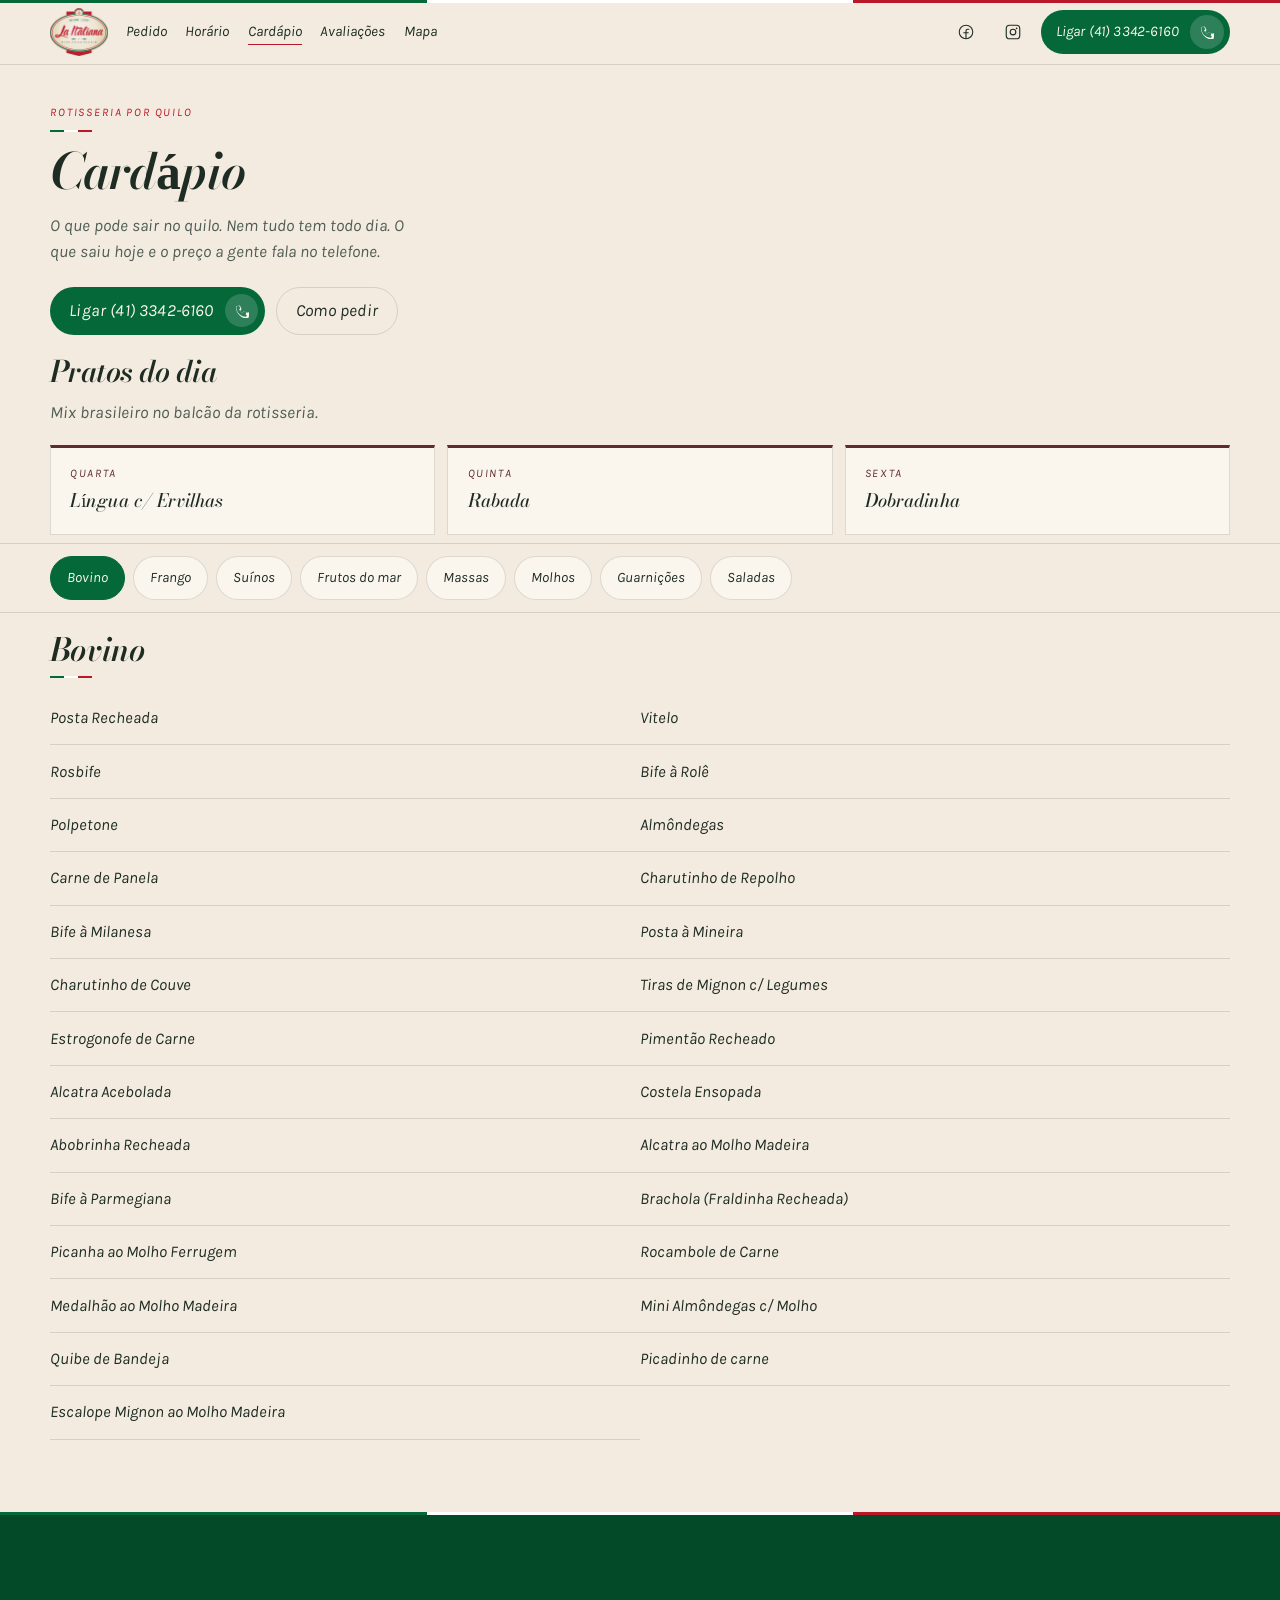
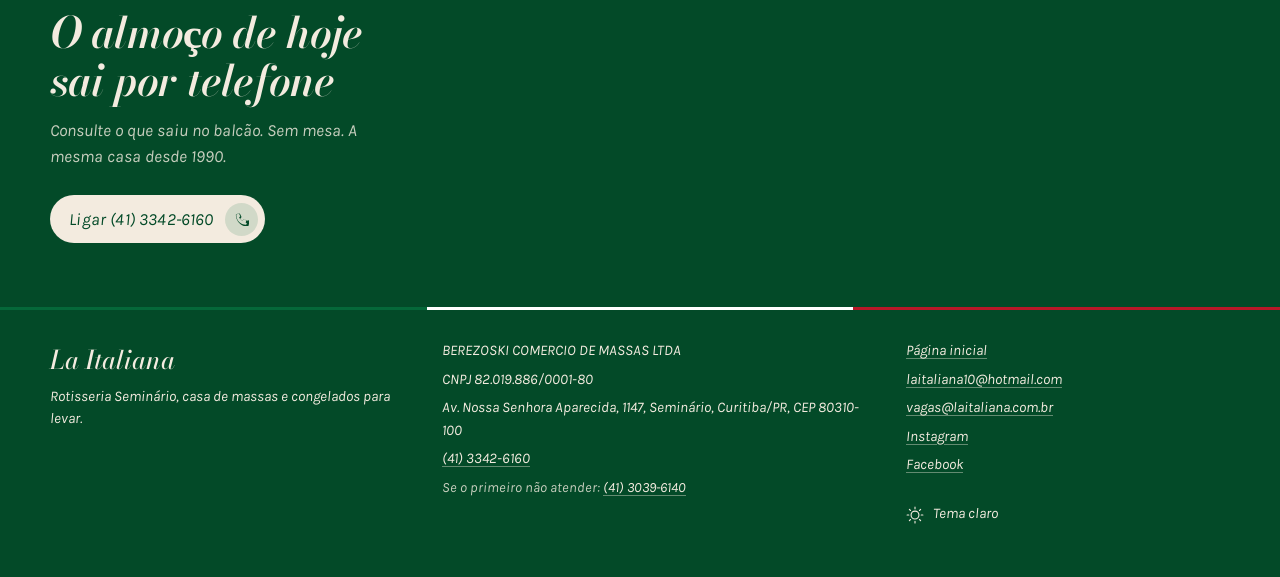
<file: cardapio.html>
<!DOCTYPE html>
<html lang="pt-BR" data-theme="light">
  <head>
    <meta charset="utf-8" />
    <meta name="viewport" content="width=device-width, initial-scale=1" />
    <title>Cardápio | La Italiana Rotisseria, Seminário, Curitiba</title>
    <meta
      name="description"
      content="Cardápio da La Italiana: rotisseria por quilo, massas e molhos para levar no Seminário. O que tem hoje e o preço saem no telefone."
    />
    <!-- CLIENTE: canonical/OG em HTTPS. Se o certificado ainda der 500, o Google não indexa esta URL até o SSL subir. -->
    <link rel="canonical" href="https://www.laitaliana.com.br/cardapio.html" />
    <meta name="theme-color" content="#056839" />
    <meta name="color-scheme" content="light dark" />

    <meta property="og:type" content="website" />
    <meta property="og:locale" content="pt_BR" />
    <meta property="og:site_name" content="La Italiana Rotisseria" />
    <meta property="og:url" content="https://www.laitaliana.com.br/cardapio.html" />
    <meta property="og:title" content="Cardápio | La Italiana Rotisseria" />
    <meta
      property="og:description"
      content="Rotisseria por quilo, massas e molhos para levar. O que tem hoje e o preço saem no telefone."
    />
    <meta property="og:image" content="https://www.laitaliana.com.br/assets/images/og-share.jpg" />
    <meta property="og:image:type" content="image/jpeg" />
    <meta property="og:image:width" content="1200" />
    <meta property="og:image:height" content="630" />
    <meta property="og:image:alt" content="Lasanha da La Italiana e logo da casa no Seminário, Curitiba" />
    <meta name="twitter:card" content="summary_large_image" />
    <meta name="twitter:title" content="Cardápio | La Italiana Rotisseria" />
    <meta
      name="twitter:description"
      content="Rotisseria por quilo, massas e molhos para levar. Peça por telefone."
    />
    <meta name="twitter:image" content="https://www.laitaliana.com.br/assets/images/og-share.jpg" />

    <link rel="icon" type="image/png" href="assets/images/favicon.png" />
    <link rel="apple-touch-icon" href="assets/images/apple-touch.png" />
    <link rel="preload" href="assets/fonts/font-7.woff2" as="font" type="font/woff2" crossorigin />
    <link rel="preload" href="assets/fonts/font-11.woff2" as="font" type="font/woff2" crossorigin />
    <link rel="stylesheet" href="css/style.css" />

    <script>
      (function () {
        try {
          var stored = localStorage.getItem("li-theme");
          var theme =
            stored ||
            (window.matchMedia("(prefers-color-scheme: dark)").matches ? "dark" : "light");
          document.documentElement.setAttribute("data-theme", theme);
          var meta = document.querySelector('meta[name="theme-color"]');
          if (meta) meta.setAttribute("content", theme === "dark" ? "#102016" : "#056839");
        } catch (e) {
          document.documentElement.setAttribute("data-theme", "light");
        }
      })();
    </script>

    <script type="application/ld+json">
      {
        "@context": "https://schema.org",
        "@type": "Menu",
        "name": "Cardápio",
        "url": "https://www.laitaliana.com.br/cardapio.html",
        "inLanguage": "pt-BR",
        "description": "Rotisseria por quilo, massas, molhos, guarnições e saladas para levar. Disponibilidade e preço na ligação.",
        "hasMenuSection": [
          { "@type": "MenuSection", "name": "Pratos do dia" },
          { "@type": "MenuSection", "name": "Bovino" },
          { "@type": "MenuSection", "name": "Frango" },
          { "@type": "MenuSection", "name": "Suínos" },
          { "@type": "MenuSection", "name": "Frutos do mar" },
          { "@type": "MenuSection", "name": "Massas" },
          { "@type": "MenuSection", "name": "Molhos" },
          { "@type": "MenuSection", "name": "Guarnições" },
          { "@type": "MenuSection", "name": "Saladas e empadão" }
        ]
      }
    </script>
  </head>
  <body>
    <svg xmlns="http://www.w3.org/2000/svg" style="display: none" aria-hidden="true">
      <symbol id="i-phone" viewBox="0 0 256 256">
        <path
          fill="currentColor"
          d="M222.37,158.46l-47.11-21.11-.13-.06a16,16,0,0,0-15.18,1.4,8.12,8.12,0,0,0-.75.56L134.87,160c-15.42-7.49-31.34-23.29-38.83-38.51l20.78-24.71c.16-.25.32-.5.48-.76A16,16,0,0,0,115,81.66l-.06-.12L93.8,34.62A16,16,0,0,0,75.32,25.9L32.24,36.66A16,16,0,0,0,16,52c0,119.19,96.81,216,216,216a16,16,0,0,0,15.34-16.24l10.77-43.07A16,16,0,0,0,222.37,158.46ZM200,232C99.38,232,24,156.62,24,56A16,16,0,0,1,32.24,40.9l43.08-10.77,21.07,47.11-20.39,24.24A6.31,6.31,0,0,0,75,102.1c11.37,22.06,30.66,41.21,52.89,52.61a6.13,6.13,0,0,0,1.58.63,7.9,7.9,0,0,0,.81.09,6.09,6.09,0,0,0,4.23-1.67L159,133.51l47.11,21.07-10.76,43.07A16,16,0,0,1,200,232Z"
        />
      </symbol>
      <symbol id="i-instagram" viewBox="0 0 256 256">
        <path
          fill="currentColor"
          d="M128,80a48,48,0,1,0,48,48A48.05,48.05,0,0,0,128,80Zm0,80a32,32,0,1,1,32-32A32,32,0,0,1,128,160ZM176,24H80A56.06,56.06,0,0,0,24,80v96a56.06,56.06,0,0,0,56,56h96a56.06,56.06,0,0,0,56-56V80A56.06,56.06,0,0,0,176,24Zm40,152a40,40,0,0,1-40,40H80a40,40,0,0,1-40-40V80A40,40,0,0,1,80,40h96a40,40,0,0,1,40,40ZM192,76a12,12,0,1,1-12-12A12,12,0,0,1,192,76Z"
        />
      </symbol>
      <symbol id="i-facebook" viewBox="0 0 256 256">
        <path
          fill="currentColor"
          d="M128,24A104,104,0,1,0,232,128,104.11,104.11,0,0,0,128,24Zm8,191.63V146h24a8,8,0,0,0,0-16H136V112a16,16,0,0,1,16-16h16a8,8,0,0,0,0-16H152a32,32,0,0,0-32,32v18H96a8,8,0,0,0,0,16h24v69.63a88,88,0,1,1,16,0Z"
        />
      </symbol>
      <symbol id="i-sun" viewBox="0 0 256 256">
        <path
          fill="currentColor"
          d="M120,40V16a8,8,0,0,1,16,0V40a8,8,0,0,1-16,0Zm72,88a64,64,0,1,1-64-64A64.07,64.07,0,0,1,192,128Zm-16,0a48,48,0,1,0-48,48A48.05,48.05,0,0,0,176,128ZM58.34,69.66A8,8,0,0,0,69.66,58.34l-16-16A8,8,0,0,0,42.34,53.66Zm0,116.68-16,16a8,8,0,0,0,11.32,11.32l16-16a8,8,0,0,0-11.32-11.32ZM192,72a8,8,0,0,0,5.66-2.34l16-16a8,8,0,0,0-11.32-11.32l-16,16A8,8,0,0,0,192,72Zm5.66,114.34a8,8,0,0,0-11.32,11.32l16,16a8,8,0,0,0,11.32-11.32ZM48,128a8,8,0,0,0-8-8H16a8,8,0,0,0,0,16H40A8,8,0,0,0,48,128Zm80,80a8,8,0,0,0-8,8v24a8,8,0,0,0,16,0V216A8,8,0,0,0,128,208Zm112-88H216a8,8,0,0,0,0,16h24a8,8,0,0,0,0-16Z"
        />
      </symbol>
      <symbol id="i-moon" viewBox="0 0 256 256">
        <path
          fill="currentColor"
          d="M233.54,142.23a8,8,0,0,0-8-2,88.08,88.08,0,0,1-109.8-109.8,8,8,0,0,0-10-10,104.84,104.84,0,0,0-52.91,37A104,104,0,0,0,136,224a103.09,103.09,0,0,0,62.7-20.88,104.84,104.84,0,0,0,37-52.91A8,8,0,0,0,233.54,142.23ZM188.9,184.92A88,88,0,0,1,65.08,67.1a87.09,87.09,0,0,1,27.4-21.68,104.13,104.13,0,0,0,117.1,117.1A87.09,87.09,0,0,1,188.9,184.92Z"
        />
      </symbol>
      <symbol id="i-caret" viewBox="0 0 256 256">
        <path
          fill="currentColor"
          d="M181.66,133.66l-80,80a8,8,0,0,1-11.32-11.32L164.69,128,90.34,53.66a8,8,0,0,1,11.32-11.32l80,80A8,8,0,0,1,181.66,133.66Z"
        />
      </symbol>
    </svg>

    <a class="skip-link" href="#conteudo">Ir para o conteúdo</a>
    <div class="awning" aria-hidden="true"></div>

    <header class="site-header">
      <div class="nav-bar">
        <a class="brand" href="index.html" translate="no" aria-label="La Italiana, desde 1990">
          <img src="assets/images/logo-nav.png" alt="La Italiana, desde 1990" width="118" height="98" />
        </a>
        <nav class="nav-desktop" aria-label="Seções">
          <a href="index.html#pedido">Pedido</a>
          <a href="index.html#horario">Horário</a>
          <a href="cardapio.html" aria-current="page">Cardápio</a>
          <a href="index.html#avaliacoes">Avaliações</a>
          <a href="index.html#onde">Mapa</a>
        </nav>
        <div class="nav-actions">
          <div class="nav-social" data-nav-social>
            <a
              class="social-link"
              href="https://www.facebook.com/laitalianabr"
              target="_blank"
              rel="noopener noreferrer"
              aria-label="Facebook da La Italiana (abre em nova aba)"
            >
              <svg class="icon" width="18" height="18" aria-hidden="true"><use href="#i-facebook"></use></svg>
            </a>
            <a
              class="social-link social-ig"
              href="https://www.instagram.com/laitalianabr"
              target="_blank"
              rel="noopener noreferrer"
              aria-label="Instagram da La Italiana (abre em nova aba)"
            >
              <svg class="icon" width="18" height="18" aria-hidden="true"><use href="#i-instagram"></use></svg>
            </a>
          </div>
          <a class="btn btn-nav" href="tel:+554133426160" data-phone-primary data-track="tel">
            <span class="btn-label-short">Ligar</span>
            <span class="btn-label-full" data-phone-cta>Ligar (41) 3342-6160</span>
            <span class="btn-orb" aria-hidden="true">
              <svg class="icon" width="14" height="14" aria-hidden="true"><use href="#i-phone"></use></svg>
            </span>
          </a>
          <button
            class="menu-toggle"
            type="button"
            aria-expanded="false"
            aria-controls="menu-mobile"
            data-menu-toggle
          >
            <span class="menu-toggle-label">Abrir menu</span>
            <span class="burger" aria-hidden="true"><span></span><span></span></span>
          </button>
        </div>
      </div>
    </header>

    <div
      class="menu-overlay"
      id="menu-mobile"
      hidden
      role="dialog"
      aria-modal="true"
      aria-labelledby="menu-mobile-title"
    >
      <nav class="menu-panel" aria-label="Menu">
        <p class="sr-only" id="menu-mobile-title">Menu</p>
        <a href="index.html#pedido">Pedido</a>
        <a href="index.html#horario">Horário</a>
        <a href="cardapio.html" aria-current="page">Cardápio</a>
        <a href="index.html#avaliacoes">Avaliações</a>
        <a href="index.html#onde">Mapa</a>
        <a href="https://www.facebook.com/laitalianabr" target="_blank" rel="noopener noreferrer">
          Facebook <span class="sr-only">(abre em nova aba)</span>
        </a>
        <a href="https://www.instagram.com/laitalianabr" target="_blank" rel="noopener noreferrer">
          Instagram <span class="sr-only">(abre em nova aba)</span>
        </a>
        <a class="btn btn-primary" href="tel:+554133426160" data-phone-primary data-track="tel">
          <span data-phone-cta>Ligar (41) 3342-6160</span>
          <span class="btn-orb" aria-hidden="true">
            <svg class="icon" width="14" height="14" aria-hidden="true"><use href="#i-phone"></use></svg>
          </span>
        </a>
      </nav>
    </div>

    <main id="conteudo">
      <section class="menu-intro">
        <p class="eyebrow">Rotisseria por quilo</p>
        <h1>Cardápio</h1>
        <p class="lede">O que pode sair no quilo. Nem tudo tem todo dia. O que saiu hoje e o preço a gente fala no telefone.</p>
        <div class="hero-cta">
          <a class="btn btn-primary" href="tel:+554133426160" data-phone-primary data-track="tel">
            <span data-phone-cta>Ligar (41) 3342-6160</span>
            <span class="btn-orb" aria-hidden="true">
              <svg class="icon" width="14" height="14" aria-hidden="true"><use href="#i-phone"></use></svg>
            </span>
          </a>
          <a class="btn btn-ghost" href="index.html#pedido">Como pedir</a>
        </div>
      </section>

      <div class="horario menu-dia" id="pratos-do-dia">
        <h2>Pratos do dia</h2>
        <p class="horario-lead">Mix brasileiro no balcão da rotisseria.</p>
        <ul class="horario-list">
          <li>
            <h3>Quarta</h3>
            <p>Língua c/ Ervilhas</p>
          </li>
          <li>
            <h3>Quinta</h3>
            <p>Rabada</p>
          </li>
          <li>
            <h3>Sexta</h3>
            <p>Dobradinha</p>
          </li>
        </ul>
      </div>

      <nav class="menu-dock" data-menu-dock aria-label="Filtrar o cardápio">
        <div class="menu-jump-rail is-overflow is-start" data-menu-rail>
          <div class="menu-jump-scroller" data-menu-scroller>
            <div class="menu-jump" role="tablist" aria-label="Categorias do cardápio">
              <a class="menu-tab" role="tab" href="#bovino" id="tab-bovino" aria-controls="bovino">Bovino</a>
              <a class="menu-tab" role="tab" href="#frango" id="tab-frango" aria-controls="frango">Frango</a>
              <a class="menu-tab" role="tab" href="#suinos" id="tab-suinos" aria-controls="suinos">Suínos</a>
              <a class="menu-tab" role="tab" href="#mar" id="tab-mar" aria-controls="mar">Frutos do mar</a>
              <a class="menu-tab" role="tab" href="#massas" id="tab-massas" aria-controls="massas">Massas</a>
              <a class="menu-tab" role="tab" href="#molhos" id="tab-molhos" aria-controls="molhos">Molhos</a>
              <a class="menu-tab" role="tab" href="#guarnicoes" id="tab-guarnicoes" aria-controls="guarnicoes">Guarnições</a>
              <a class="menu-tab" role="tab" href="#saladas" id="tab-saladas" aria-controls="saladas" aria-label="Saladas e empadão">Saladas</a>
            </div>
          </div>
          <button type="button" class="menu-jump-step" data-menu-next aria-label="Mais categorias">
            <svg class="icon" width="18" height="18" aria-hidden="true"><use href="#i-caret"></use></svg>
          </button>
        </div>
      </nav>

      <div class="menu-board" data-menu-board>
        <section class="menu-section" id="bovino" role="tabpanel" aria-labelledby="tab-bovino" data-menu-panel>
          <h2>Bovino</h2>
          <ul class="dish-grid">
            <li>Posta Recheada</li>
            <li>Vitelo</li>
            <li>Rosbife</li>
            <li>Bife à Rolê</li>
            <li>Polpetone</li>
            <li>Almôndegas</li>
            <li>Carne de Panela</li>
            <li>Charutinho de Repolho</li>
            <li>Bife à Milanesa</li>
            <li>Posta à Mineira</li>
            <li>Charutinho de Couve</li>
            <li>Tiras de Mignon c/ Legumes</li>
            <li>Estrogonofe de Carne</li>
            <li>Pimentão Recheado</li>
            <li>Alcatra Acebolada</li>
            <li>Costela Ensopada</li>
            <li>Abobrinha Recheada</li>
            <li>Alcatra ao Molho Madeira</li>
            <li>Bife à Parmegiana</li>
            <li>Brachola (Fraldinha Recheada)</li>
            <li>Picanha ao Molho Ferrugem</li>
            <li>Rocambole de Carne</li>
            <li>Medalhão ao Molho Madeira</li>
            <li>Mini Almôndegas c/ Molho</li>
            <li>Quibe de Bandeja</li>
            <li>Picadinho de carne</li>
            <li>Escalope Mignon ao Molho Madeira</li>
          </ul>
        </section>

        <section class="menu-section" id="frango" role="tabpanel" aria-labelledby="tab-frango" data-menu-panel>
          <h2>Frango</h2>
          <ul class="dish-grid">
            <li>Estrogonofe de Frango</li>
            <li>Peito à Milanesa</li>
            <li>Peito Recheado (presunto e mussarela)</li>
            <li>Frango c/ Aspargos</li>
            <li>Peito Chapeado</li>
            <li>Sobrecoxa Recheada (farofa e passas)</li>
            <li>Frango à Caçadora (ensopado)</li>
            <li>Frango c/ Ervas Finas</li>
            <li>Frango à Passarinho</li>
            <li>Galinha Caipira</li>
            <li>Sobrecoxa Assada</li>
            <li>Frango à Espanhola</li>
            <li>Frango Xadrez</li>
            <li>Frango Desossado e Recheado</li>
            <li>Frango c/ Catupiry</li>
            <li>Peito ao molho Madeira</li>
            <li>Peito à Parmegiana</li>
          </ul>
        </section>

        <section class="menu-section" id="suinos" role="tabpanel" aria-labelledby="tab-suinos" data-menu-panel>
          <h2>Suínos</h2>
          <ul class="dish-grid">
            <li>Lombinho Assado</li>
            <li>Lombo à Mineira</li>
            <li>Bisteca Acebolada</li>
            <li>Pernil Desossado</li>
            <li>Pernil c/ Osso</li>
            <li>Tender</li>
            <li>Carré</li>
            <li>Lombo Xadrez</li>
            <li>Pernil de Panela (ensopado)</li>
          </ul>
        </section>

        <section class="menu-section" id="mar" role="tabpanel" aria-labelledby="tab-mar" data-menu-panel>
          <h2>Frutos do mar</h2>
          <ul class="dish-grid">
            <li>Moqueca de Peixe</li>
            <li>Peixe à Milanesa</li>
            <li>Bacalhau</li>
            <li>Bobó de Camarão</li>
            <li>Camarão Ensopado c/ Palmito</li>
            <li>Salmão</li>
            <li>Risoto de Frutos do Mar</li>
            <li>Estrogonofe de Camarão</li>
            <li>Farofa de Camarão</li>
            <li>Pirão de Peixe</li>
          </ul>
        </section>

        <section class="menu-section" id="massas" role="tabpanel" aria-labelledby="tab-massas" data-menu-panel>
          <h2>Massas</h2>
          <ul class="dish-grid">
            <li>Lasanha</li>
            <li>Canelone</li>
            <li>Rondelli</li>
            <li>Raviole</li>
            <li>Capeletti</li>
            <li>Espaguete</li>
            <li>Talharim</li>
            <li>Nhoque</li>
            <li>Bugatone</li>
          </ul>
        </section>

        <section class="menu-section" id="molhos" role="tabpanel" aria-labelledby="tab-molhos" data-menu-panel>
          <h2>Molhos</h2>
          <ul class="dish-grid">
            <li>Bolonhesa</li>
            <li>Ao Sugo</li>
            <li>4 Queijos</li>
            <li>Carbonara</li>
            <li>Branco</li>
            <li>Branco c/ Brócolis</li>
            <li>Madeira</li>
            <li>Funghi</li>
            <li>Funghi e Tomate Seco</li>
            <li>Rose</li>
            <li>À Moda</li>
            <li>Na Manteiga</li>
            <li>Alho e Óleo</li>
            <li>De Frango</li>
          </ul>
        </section>

        <section class="menu-section" id="guarnicoes" role="tabpanel" aria-labelledby="tab-guarnicoes" data-menu-panel>
          <h2>Guarnições</h2>
          <ul class="dish-grid">
            <li>Quirera Lapiana</li>
            <li>Arroz Branco</li>
            <li>Arroz à Grega</li>
            <li>Arroz c/ Lentilhas</li>
            <li>Arroz Colonial</li>
            <li>Risoto de Frango</li>
            <li>Risoto de Funghi</li>
            <li>Feijão</li>
            <li>Farofa</li>
            <li>Banana à Milanesa</li>
            <li>Purê de Batatas</li>
            <li>Berinjela Romana</li>
            <li>Polenta</li>
            <li>Madalena</li>
            <li>Panquecas</li>
            <li>Suflê de Legumes</li>
          </ul>
        </section>

        <section class="menu-section" id="saladas" role="tabpanel" aria-labelledby="tab-saladas" data-menu-panel>
          <h2>Saladas e empadão</h2>
          <ul class="dish-grid">
            <li>Maionese</li>
            <li>Salpicão</li>
            <li>Berinjela Caponata</li>
            <li>Waldorf</li>
            <li>Verduras e Legumes</li>
            <li>Empadão de Palmito</li>
            <li>Empadão de Frango</li>
            <li>Empadão de Camarão</li>
          </ul>
        </section>
      </div>

      <section class="close-cta" id="ligar">
        <div class="wrap close-inner">
          <h2>O almoço de hoje sai por telefone</h2>
          <p>Consulte o que saiu no balcão. Sem mesa. A mesma casa desde 1990.</p>
          <a class="btn btn-cream" href="tel:+554133426160" data-phone-primary data-track="tel">
            <span data-phone-cta>Ligar (41) 3342-6160</span>
            <span class="btn-orb" aria-hidden="true">
              <svg class="icon" width="14" height="14" aria-hidden="true"><use href="#i-phone"></use></svg>
            </span>
          </a>
        </div>
      </section>
    </main>

    <footer class="site-footer">
      <div class="wrap footer-grid">
        <div>
          <p class="footer-name" translate="no">La Italiana</p>
          <p>Rotisseria Seminário, casa de massas e congelados para levar.</p>
        </div>
        <div>
          <p>BEREZOSKI COMERCIO DE MASSAS LTDA</p>
          <p>CNPJ 82.019.886/0001-80</p>
          <p>Av. Nossa Senhora Aparecida, 1147, Seminário, Curitiba/PR, CEP 80310-100</p>
          <p class="footer-phones">
            <a href="tel:+554133426160" data-phone-primary data-phone-label data-track="tel">(41) 3342-6160</a>
            <span class="footer-phone-alt">Se o primeiro não atender: <a href="tel:+554130396140">(41) 3039-6140</a></span>
          </p>
        </div>
        <div class="footer-links">
          <a href="index.html">Página inicial</a>
          <a href="mailto:laitaliana10@hotmail.com">laitaliana10@hotmail.com</a>
          <a href="mailto:vagas@laitaliana.com.br">vagas@laitaliana.com.br</a>
          <a href="https://www.instagram.com/laitalianabr" target="_blank" rel="noopener noreferrer">Instagram <span class="sr-only">(abre em nova aba)</span></a>
          <a href="https://www.facebook.com/laitalianabr" target="_blank" rel="noopener noreferrer">Facebook <span class="sr-only">(abre em nova aba)</span></a>
          <button class="theme-toggle footer-theme" type="button" data-theme-toggle>
            <svg class="icon icon-sun" width="18" height="18" aria-hidden="true"><use href="#i-sun"></use></svg>
            <svg class="icon icon-moon" width="18" height="18" aria-hidden="true"><use href="#i-moon"></use></svg>
            <span class="theme-toggle-text" data-theme-text>Tema claro</span>
          </button>
        </div>
      </div>
    </footer>

    <script src="js/script.js" defer></script>
  </body>
</html>
</file>
<file: css/style.css>
@import url("fonts.css");

/* --------------------------------------------------------------------------
   Tokens
   Green #056839 and wine #5F2C2B: CSS do site (2015).
   Red #B81828 and cream #F3EBDF: amostragem da logo oficial.
   -------------------------------------------------------------------------- */

:root {
  --color-primary: #056839;
  --color-primary-deep: #034a28;
  --color-secondary: #5f2c2b;
  --color-accent: #b81828;
  --color-background: #f3ebdf;
  --color-surface: #faf6ee;
  --color-text: #1e2c23;
  --color-muted: #4f5d54;
  --color-cream: #f3ebdf;
  --color-line: rgba(30, 44, 35, 0.14);
  --color-on-primary: #faf6ee;
  --color-cta: #056839;
  --color-cta-deep: #034a28;
  --color-on-cta: #faf6ee;
  --italia-green: #056839;
  --italia-white: #ffffff;
  --italia-red: #b81828;
  --italia-bar: linear-gradient(
    90deg,
    var(--italia-green) 0 33.333%,
    var(--italia-white) 33.333% 66.666%,
    var(--italia-red) 66.666% 100%
  );
  --font-display: "Bodoni Moda", "Palatino Linotype", Palatino, serif;
  --font-body: "Karla", "Segoe UI", sans-serif;
  --ease: cubic-bezier(0.4, 0, 0.2, 1);
  --ease-out: cubic-bezier(0.16, 1, 0.3, 1);
  --radius-btn: 999px;
  --radius-photo: 2px;
  --wrap: min(1180px, calc(100% - 2rem));
  --header-h: 4rem;
  --z-base: 1;
  --z-overlay: 40;
  --z-nav: 50;
  --z-skip: 60;
  color-scheme: light dark;
}

[data-theme="light"] {
  color-scheme: light;
}

[data-theme="dark"] {
  --color-primary: #3d9a68;
  --color-primary-deep: #1a3d2c;
  --color-secondary: #e4cfc8;
  --color-accent: #e05a64;
  --color-background: #102016;
  --color-surface: #173023;
  --color-text: #f3ebdf;
  --color-muted: #c5d0c8;
  --color-cream: #f3ebdf;
  --color-line: rgba(243, 235, 223, 0.16);
  --color-on-primary: #faf6ee;
  --color-cta: #056839;
  --color-cta-deep: #034a28;
  --color-on-cta: #faf6ee;
  color-scheme: dark;
}

*,
*::before,
*::after {
  box-sizing: border-box;
}

html {
  scroll-behavior: smooth;
}

body {
  margin: 0;
  font-family: var(--font-body);
  font-size: 1.0625rem;
  line-height: 1.55;
  color: var(--color-text);
  background: var(--color-background);
  min-height: 100dvh;
  text-rendering: optimizeLegibility;
  -webkit-font-smoothing: antialiased;
  touch-action: manipulation;
  overflow-x: hidden;
}

img {
  max-width: 100%;
  height: auto;
  display: block;
}

a {
  color: inherit;
  text-decoration-thickness: 1px;
  text-underline-offset: 0.18em;
  text-decoration-color: color-mix(in srgb, var(--color-accent) 55%, transparent);
  transition: color 220ms var(--ease), text-decoration-color 220ms var(--ease);
}

a:hover {
  color: var(--color-accent);
  text-decoration-color: var(--color-accent);
}

button {
  font: inherit;
  cursor: pointer;
  background: none;
  border: 0;
  color: inherit;
}

address {
  font-style: normal;
}

h1,
h2,
h3 {
  font-family: var(--font-display);
  font-weight: 600;
  line-height: 1.12;
  text-wrap: balance;
  letter-spacing: -0.02em;
  margin: 0;
}

p {
  margin: 0;
}

:focus-visible {
  outline: 2px solid var(--color-accent);
  outline-offset: 3px;
}

.sr-only,
.menu-toggle-label {
  position: absolute;
  width: 1px;
  height: 1px;
  padding: 0;
  margin: -1px;
  overflow: hidden;
  clip: rect(0, 0, 0, 0);
  white-space: nowrap;
  border: 0;
}

.skip-link {
  position: absolute;
  left: 1rem;
  top: -4rem;
  z-index: var(--z-skip);
  background: var(--color-text);
  color: var(--color-background);
  padding: 0.65rem 1rem;
  border-radius: var(--radius-btn);
  text-decoration: none;
}

.skip-link:focus {
  top: 1.4rem;
}

.icon {
  display: block;
  flex-shrink: 0;
}

.wrap {
  width: var(--wrap);
  margin-inline: auto;
  min-width: 0;
}

.section-body {
  max-width: 38rem;
  color: var(--color-muted);
  margin-top: 0.75rem;
  margin-bottom: 2rem;
}

.note {
  font-size: 0.875rem;
  color: var(--color-muted);
}

.awning {
  position: fixed;
  top: env(safe-area-inset-top, 0px);
  left: 0;
  right: 0;
  height: 3px;
  z-index: calc(var(--z-nav) + 1);
  pointer-events: none;
  background: var(--italia-bar);
}

.btn {
  display: inline-flex;
  align-items: center;
  gap: 0.7rem;
  min-height: 48px;
  padding: 0.35rem 0.4rem 0.35rem 1.2rem;
  border-radius: var(--radius-btn);
  text-decoration: none;
  font-weight: 600;
  letter-spacing: 0.01em;
  white-space: nowrap;
  cursor: pointer;
  transition: transform 160ms var(--ease), background-color 220ms var(--ease), color 220ms var(--ease),
    box-shadow 220ms var(--ease);
}

.btn:hover {
  text-decoration: none;
  color: inherit;
}

.btn:active {
  transform: scale(0.98);
}

.btn-orb {
  width: 2.1rem;
  height: 2.1rem;
  border-radius: 50%;
  display: grid;
  place-items: center;
  background: rgb(255 255 255 / 0.16);
  transition: transform 280ms var(--ease-out);
}

.btn:hover .btn-orb {
  transform: translate(1px, -1px) scale(1.06);
}

.btn-primary,
.btn-nav {
  background: var(--color-cta);
  color: var(--color-on-cta);
}

.btn-primary:hover,
.btn-nav:hover {
  background: var(--color-cta-deep);
  color: var(--color-cream);
}

.btn-nav {
  display: none;
  min-height: 44px;
  padding-left: 0.95rem;
  font-size: 0.92rem;
}

.btn-label-full {
  display: none;
}

.btn-nav .btn-orb {
  display: none;
}

.btn-ghost {
  background: transparent;
  color: var(--color-text);
  border: 1px solid var(--color-line);
  padding-right: 1.2rem;
}

.btn-ghost:hover {
  border-color: var(--color-text);
  color: var(--color-text);
}

.btn-cream {
  background: var(--color-cream);
  color: #034a28;
}

.btn-cream:hover {
  background: #fffaf2;
  color: #034a28;
}

.btn-cream .btn-orb {
  background: rgb(5 104 57 / 0.14);
}

.site-header {
  position: sticky;
  top: env(safe-area-inset-top, 0px);
  z-index: var(--z-nav);
  display: flex;
  justify-content: center;
  padding: 0;
  background: var(--color-background);
  border-bottom: 1px solid var(--color-line);
}

.nav-bar {
  width: var(--wrap);
  display: flex;
  align-items: center;
  gap: 0.65rem;
  min-height: 64px;
  padding: 0.25rem 0;
}

.brand {
  display: flex;
  align-items: center;
  text-decoration: none;
  flex-shrink: 0;
}

.brand img {
  height: 44px;
  width: auto;
}

.nav-desktop {
  display: none;
  gap: 1.15rem;
  margin-left: 0.5rem;
  flex: 1;
}

.nav-desktop a {
  text-decoration: none;
  font-size: 0.92rem;
  font-weight: 500;
  color: var(--color-text);
  position: relative;
  min-height: 44px;
  display: inline-flex;
  align-items: center;
}

.nav-desktop a::after {
  content: "";
  position: absolute;
  left: 0;
  right: 0;
  bottom: 0.55rem;
  height: 1px;
  background: var(--color-accent);
  transform: scaleX(0);
  transform-origin: left;
  transition: transform 280ms var(--ease);
}

.nav-desktop a:hover::after,
.nav-desktop a:focus-visible::after,
.nav-desktop a[aria-current="page"]::after {
  transform: scaleX(1);
}

.nav-actions {
  display: flex;
  align-items: center;
  gap: 0.35rem;
  margin-left: auto;
}

.nav-social {
  display: flex;
  align-items: center;
  gap: 0.2rem;
}

.social-link,
.menu-toggle {
  width: 44px;
  height: 44px;
  min-width: 44px;
  min-height: 44px;
  border-radius: 50%;
  display: grid;
  place-items: center;
  text-decoration: none;
  color: var(--color-text);
  border: 1px solid transparent;
}

.social-link:hover,
.menu-toggle:hover,
.theme-toggle:hover {
  background: color-mix(in srgb, var(--color-text) 6%, transparent);
  color: var(--color-text);
}

[data-theme="light"] .icon-moon {
  display: none;
}

[data-theme="dark"] .icon-sun {
  display: none;
}

.menu-toggle {
  position: relative;
}

.burger {
  width: 16px;
  height: 12px;
  position: relative;
  display: block;
}

.burger span {
  position: absolute;
  left: 0;
  right: 0;
  height: 1.5px;
  background: currentColor;
  border-radius: 2px;
  transition: transform 280ms var(--ease), top 280ms var(--ease), opacity 200ms var(--ease);
}

.burger span:first-child {
  top: 3px;
}

.burger span:last-child {
  top: 9px;
}

.menu-toggle[aria-expanded="true"] .burger span:first-child {
  top: 6px;
  transform: rotate(45deg);
}

.menu-toggle[aria-expanded="true"] .burger span:last-child {
  top: 6px;
  transform: rotate(-45deg);
}

.menu-overlay {
  position: fixed;
  inset: 0;
  z-index: var(--z-overlay);
  background: color-mix(in srgb, var(--color-background) 94%, var(--color-primary));
  padding: 6.5rem 1.25rem 2rem;
  overflow: auto;
  overscroll-behavior: contain;
}

.menu-overlay[hidden] {
  display: none;
}

.menu-panel {
  display: flex;
  flex-direction: column;
  gap: 0.2rem;
  max-width: 28rem;
}

.menu-panel a {
  font-family: var(--font-display);
  font-size: clamp(1.55rem, 6vw, 2.1rem);
  text-decoration: none;
  padding: 0.35rem 0;
  min-height: 44px;
  display: inline-flex;
  align-items: center;
}

.menu-panel a.btn {
  margin-top: 1.35rem;
  align-self: flex-start;
  font-family: var(--font-body);
  font-size: 0.95rem;
  font-weight: 600;
  font-style: normal;
  white-space: nowrap;
  width: auto;
  max-width: 100%;
  min-height: 48px;
  padding: 0.4rem 0.45rem 0.4rem 1.15rem;
  justify-content: flex-start;
  gap: 0.65rem;
}

.hero {
  position: relative;
  isolation: isolate;
  z-index: var(--z-base);
  width: 100%;
  min-height: calc(100svh - var(--header-h));
  display: grid;
  align-items: stretch;
  padding: 1.5rem 0 1.75rem;
  color: #f3ebdf;
  scroll-margin-top: calc(var(--header-h) + 10px);
}

.hero-stage {
  position: absolute;
  inset: 0;
  z-index: 0;
  overflow: hidden;
}

.hero-stage picture {
  position: absolute;
  inset: 0;
  display: block;
}

.hero-stage img {
  display: block;
  width: 100%;
  height: 100%;
  max-width: none;
  object-fit: cover;
  object-position: 55% 48%;
}

.hero-shade {
  position: absolute;
  inset: 0;
  z-index: 1;
  background: linear-gradient(
    108deg,
    rgb(16 32 22 / 0.82) 0%,
    rgb(16 32 22 / 0.62) 32%,
    rgb(16 32 22 / 0.22) 62%,
    rgb(16 32 22 / 0.28) 100%
  );
}

.hero-inner {
  position: relative;
  z-index: 2;
  width: var(--wrap);
  margin: 0 auto;
  display: grid;
  gap: 1.75rem;
  align-items: center;
}

.hero .lede {
  color: rgb(243 235 223 / 0.84);
}

.hero .btn-ghost {
  color: #f3ebdf;
  border-color: rgb(243 235 223 / 0.4);
}

.hero .btn-ghost:hover {
  color: #f3ebdf;
  border-color: #f3ebdf;
}

.hero-prints {
  position: relative;
  z-index: 3;
  width: min(100%, 30rem);
  height: 22.5rem;
  justify-self: center;
}

.hero-print {
  position: absolute;
  margin: 0;
  background: #f6efe4;
  padding: 0.55rem 0.55rem 1.7rem;
  box-shadow:
    0 1px 0 rgb(255 255 255 / 0.55) inset,
    0 18px 40px rgb(8 16 11 / 0.42);
  transition: transform 420ms var(--ease-out), box-shadow 420ms var(--ease-out);
}

.hero-print img {
  width: 100%;
  aspect-ratio: 4 / 3;
  object-fit: cover;
}

.hero-print figcaption {
  margin-top: 0.45rem;
  font-family: var(--font-display);
  font-style: italic;
  font-size: 0.88rem;
  font-weight: 500;
  color: #1e2c23;
  text-align: center;
  letter-spacing: 0.01em;
}

.hero-print.is-back {
  width: 62%;
  left: auto;
  right: 22%;
  top: 0.35rem;
  z-index: 1;
  transform: rotate(-8.5deg);
}

.hero-print.is-front {
  width: 72%;
  left: auto;
  right: 0;
  bottom: 0;
  z-index: 2;
  transform: rotate(5.8deg);
}

@media (hover: hover) and (pointer: fine) {
  .hero-print.is-back:hover {
    z-index: 3;
    transform: rotate(-6deg) translateY(-10px) scale(1.03);
    box-shadow:
      0 1px 0 rgb(255 255 255 / 0.55) inset,
      0 28px 50px rgb(8 16 11 / 0.5);
  }

  .hero-print.is-front:hover {
    transform: rotate(3.2deg) translateY(-10px) scale(1.03);
    box-shadow:
      0 1px 0 rgb(255 255 255 / 0.55) inset,
      0 28px 50px rgb(8 16 11 / 0.5);
  }
}

@media (max-width: 767px) {
  .hero {
    min-height: 0;
  }

  .hero-shade {
    background: linear-gradient(
      180deg,
      rgb(16 32 22 / 0.84) 0%,
      rgb(16 32 22 / 0.62) 48%,
      rgb(16 32 22 / 0.5) 100%
    );
  }

  .hero-prints {
    height: 21.5rem;
    width: min(100%, 23.5rem);
  }

  .hero-print.is-back {
    width: 58%;
    top: 0;
    left: 0;
    right: auto;
    transform: rotate(-6.5deg);
  }

  .hero-print.is-front {
    width: 66%;
    right: 0;
    bottom: 0;
    transform: rotate(4.5deg);
  }
}

.eyebrow {
  display: inline-block;
  font-size: 0.72rem;
  font-weight: 600;
  letter-spacing: 0.16em;
  text-transform: uppercase;
  color: var(--color-accent);
  margin-bottom: 0.75rem;
}

.eyebrow::after {
  content: "";
  display: block;
  width: 2.6rem;
  height: 2px;
  margin-top: 0.5rem;
  background: var(--italia-bar);
}

.hero h1 {
  font-size: clamp(1.95rem, 6.8vw, 3.25rem);
  font-weight: 600;
  line-height: 1.12;
}

.hero h1 em {
  font-style: italic;
  font-weight: 500;
  color: #8fd4a8;
}

.lede {
  margin-top: 0.85rem;
  max-width: 36ch;
  color: var(--color-muted);
  font-size: 1.05rem;
}

.hero-rating {
  margin-top: 1.15rem;
}

.hero-google {
  display: grid;
  grid-template-columns: auto 1fr;
  grid-template-rows: auto auto;
  column-gap: 0.6rem;
  row-gap: 0.12rem;
  align-items: center;
  width: fit-content;
  text-decoration: none;
  color: inherit;
}

.hero-google:hover {
  color: inherit;
}

.hero-google strong {
  grid-row: 1 / span 2;
  font-family: var(--font-display);
  font-size: 2rem;
  font-weight: 600;
  line-height: 1;
  font-variant-numeric: tabular-nums;
}

.hero-google .stars {
  font-size: 0.95rem;
}

.hero .stars-base {
  color: rgb(243 235 223 / 0.28);
}

.hero-google-meta {
  display: flex;
  flex-wrap: wrap;
  gap: 0.2rem 0.45rem;
  font-size: 0.8rem;
  color: rgb(243 235 223 / 0.78);
}

.hero-cta {
  display: flex;
  flex-wrap: wrap;
  gap: 0.7rem;
  margin-top: 1.35rem;
}

.hero-copy {
  display: flex;
  flex-direction: column;
}

.stars {
  position: relative;
  display: inline-block;
  font-size: 1.05rem;
  letter-spacing: 0.06em;
  line-height: 1;
}

.stars-base {
  color: color-mix(in srgb, var(--color-text) 22%, transparent);
}

.stars-fill {
  position: absolute;
  left: 0;
  top: 0;
  width: 94%;
  overflow: hidden;
  color: #c9a227;
  white-space: nowrap;
}

.pedido,
.dia,
.cardapio,
.quotes,
.casa,
.faq {
  position: relative;
  z-index: var(--z-base);
  padding: 3.5rem 0;
  scroll-margin-top: 6rem;
}

.pedido h2,
.horario h2,
.dia h2,
.cardapio h2,
.quotes h2,
.casa h2,
.faq h2,
.onde h2,
.close-cta h2,
.pillar h2 {
  font-size: clamp(1.7rem, 4vw, 2.7rem);
}

.comanda {
  list-style: none;
  padding: 0;
  margin: 0 0 2rem;
  display: grid;
  gap: 0;
  background: var(--color-surface);
  border: 1px solid var(--color-line);
}

.comanda li {
  padding: 1.25rem 1.2rem 1.35rem;
  border-bottom: 1px solid var(--color-line);
}

.comanda li:last-child {
  border-bottom: 0;
}

.comanda h3 {
  font-family: var(--font-body);
  font-size: 0.72rem;
  font-weight: 700;
  letter-spacing: 0.14em;
  text-transform: uppercase;
  color: var(--color-accent);
  margin-bottom: 0.45rem;
}

.comanda p + p {
  margin-top: 0.4rem;
}

.comanda a {
  font-weight: 600;
  text-decoration: none;
  color: var(--color-text);
}

.comanda a:hover {
  color: var(--color-accent);
}

.horario {
  margin: 0 0 2rem;
  scroll-margin-top: 6rem;
}

.horario-lead {
  margin: 0.7rem 0 1.25rem;
  color: var(--color-muted);
  max-width: 42ch;
}

.horario-list {
  list-style: none;
  margin: 0;
  padding: 0;
  display: grid;
  gap: 0.75rem;
}

.horario-list li {
  background: var(--color-surface);
  border: 1px solid var(--color-line);
  border-top: 3px solid var(--color-secondary);
  padding: 1.15rem 1.2rem 1.25rem;
}

.horario-list h3 {
  font-family: var(--font-body);
  font-size: 0.72rem;
  font-weight: 700;
  letter-spacing: 0.14em;
  text-transform: uppercase;
  color: var(--color-secondary);
  margin-bottom: 0.4rem;
}

.horario-list p {
  font-family: var(--font-display);
  font-size: 1.15rem;
  font-weight: 500;
}

.dia-grid {
  list-style: none;
  margin: 0;
  padding: 0;
  display: grid;
  gap: 0.9rem;
}

.dia-grid li,
.hits li {
  background: var(--color-surface);
  border: 1px solid var(--color-line);
  overflow: hidden;
}

.dia-grid img,
.hits img,
.pillar-photo img {
  width: 100%;
  height: 180px;
  object-fit: cover;
}

.dia-grid h3,
.hits h3 {
  font-family: var(--font-display);
  font-size: 1.25rem;
  padding: 0.9rem 1rem 0;
}

.dia-grid p {
  padding: 0.25rem 1rem 1rem;
  font-size: 0.88rem;
  font-weight: 600;
  letter-spacing: 0.04em;
  text-transform: uppercase;
  color: var(--color-secondary);
}

.balcao {
  position: relative;
  z-index: var(--z-base);
  padding: 0 0 3.5rem;
}

.balcao-grid {
  display: grid;
  gap: 0.9rem;
}

.pillar {
  padding: 0 0 1.35rem;
  scroll-margin-top: 6rem;
  background: var(--color-surface);
}

.pillar h2,
.pillar p {
  padding-inline: 1.2rem;
}

.pillar p {
  margin-top: 0.7rem;
  color: var(--color-muted);
  max-width: 42ch;
}

.pillar-photo {
  margin: 0 0 1rem;
  overflow: hidden;
}

.pillar-paper {
  border-left: 6px solid var(--color-accent);
}

.pillar-forest {
  background: var(--color-primary);
  color: var(--color-cream);
}

.pillar-forest h2,
.pillar-forest p {
  color: rgb(250 246 238 / 0.92);
}

[data-theme="dark"] .pillar-forest {
  background: #1f5c3c;
}

.cardapio {
  background: color-mix(in srgb, var(--color-surface) 70%, transparent);
}

.hits {
  list-style: none;
  margin: 0 0 2rem;
  padding: 0;
  display: grid;
  grid-template-columns: 1fr 1fr;
  gap: 0.75rem;
}

.hits h3 {
  font-size: 1rem;
  padding-bottom: 0.9rem;
}

.cardapio-full details {
  border-bottom: 1px solid var(--color-line);
}

.cardapio-full {
  border-top: 1px solid var(--color-line);
}

.dish-grid {
  list-style: none;
  margin: 0;
  padding: 0 0 1.15rem;
  display: grid;
  grid-template-columns: 1fr;
  gap: 0.45rem 2.5rem;
}

.dish-grid li {
  font-size: 1.02rem;
  line-height: 1.35;
}

.menu-foot {
  margin-top: 1.5rem;
}

.menu-foot a {
  display: inline-flex;
  align-items: center;
  gap: 0.35rem;
  font-weight: 600;
  text-decoration: none;
}

.menu-foot .btn {
  font-weight: 600;
}

.menu-intro {
  width: var(--wrap);
  margin: 0 auto;
  padding: 1.5rem 0 1.25rem;
}

.menu-intro h1 {
  font-size: clamp(1.85rem, 6.2vw, 3.1rem);
}

.menu-intro .lede {
  max-width: 42ch;
}

.menu-dia {
  width: var(--wrap);
  margin: 0 auto 0.5rem;
}

.menu-dia h2 {
  font-size: clamp(1.35rem, 3vw, 1.85rem);
}

.menu-dock {
  position: sticky;
  top: calc(var(--header-h) - 0.35rem);
  z-index: calc(var(--z-base) + 2);
  background: var(--color-background);
  border-top: 1px solid var(--color-line);
  border-bottom: 1px solid var(--color-line);
  padding: 0.55rem 0 0.45rem;
  overflow: hidden;
}

.menu-jump-rail {
  position: relative;
  width: 100%;
  max-width: 100%;
  min-width: 0;
  overflow: hidden;
}

.menu-jump-rail::before,
.menu-jump-rail::after {
  content: "";
  position: absolute;
  top: 0;
  bottom: 0.35rem;
  width: 2.4rem;
  z-index: 1;
  pointer-events: none;
  opacity: 0;
}

.menu-jump-rail::before {
  left: 0;
  background: linear-gradient(90deg, var(--color-background), transparent);
}

.menu-jump-rail::after {
  right: 0;
  width: 3.1rem;
  background: linear-gradient(270deg, var(--color-background) 42%, transparent);
}

.menu-jump-rail.is-end::after {
  opacity: 0;
}

.menu-jump-step {
  display: grid;
  place-items: center;
  position: absolute;
  top: calc(50% - 0.12rem);
  right: 0.2rem;
  z-index: 2;
  width: 2.35rem;
  height: 2.35rem;
  padding: 0;
  border: 0;
  border-radius: 50%;
  background: var(--color-cta);
  color: var(--color-on-cta);
  box-shadow: 0 2px 12px rgba(16, 32, 22, 0.32);
  cursor: pointer;
  transform: translateY(-50%);
}

.menu-jump-step:focus-visible {
  outline: 2px solid var(--color-text);
  outline-offset: 2px;
}

@media (max-width: 767px) {
  .menu-jump-rail::after {
    opacity: 1;
  }

  .menu-jump-rail:not(.is-start)::before {
    opacity: 1;
  }

  .menu-jump-rail.is-end::after {
    opacity: 0;
  }

  .menu-jump-scroller {
    mask-image: linear-gradient(90deg, #000 0, #000 calc(100% - 2.8rem), transparent);
    -webkit-mask-image: linear-gradient(90deg, #000 0, #000 calc(100% - 2.8rem), transparent);
  }

  .menu-jump-rail.is-end .menu-jump-scroller {
    mask-image: none;
    -webkit-mask-image: none;
  }

  .menu-jump-step {
    animation: menu-caret-hint 1.15s var(--ease-out) 0.35s 3;
  }

  .menu-jump-rail.has-moved .menu-jump-step {
    animation: none;
  }
}

.menu-jump-scroller {
  min-width: 0;
  width: 100%;
  max-width: 100%;
  padding: 0.05rem 2.85rem 0.15rem 1rem;
  overflow-x: auto;
  overflow-y: hidden;
  overscroll-behavior-x: contain;
  -webkit-overflow-scrolling: touch;
  touch-action: pan-x;
  cursor: grab;
  scroll-padding-inline: 2.85rem;
  scrollbar-width: thin;
  scrollbar-color: var(--color-primary) transparent;
}

.menu-jump-scroller.is-dragging {
  cursor: grabbing;
}

.menu-jump-scroller::-webkit-scrollbar {
  height: 4px;
}

.menu-jump-scroller::-webkit-scrollbar-thumb {
  background: var(--color-primary);
  border-radius: 99px;
}

.menu-jump {
  display: flex;
  flex-wrap: nowrap;
  gap: 0.5rem;
  width: max-content;
  min-width: 100%;
  padding: 0.2rem 0 0.45rem;
  background: none;
  border: 0;
}

.menu-jump [role="tab"] {
  display: inline-flex;
  align-items: center;
  justify-content: center;
  flex: 0 0 auto;
  min-height: 44px;
  padding: 0 1rem;
  border: 1px solid var(--color-line);
  border-radius: var(--radius-btn);
  background: var(--color-surface);
  font: inherit;
  font-size: 0.9rem;
  font-weight: 600;
  color: var(--color-text);
  text-decoration: none;
  white-space: nowrap;
  cursor: pointer;
  -webkit-user-drag: none;
}

.menu-jump [role="tab"]:hover {
  color: var(--color-text);
  border-color: var(--color-text);
}

.menu-jump [role="tab"][aria-selected="true"] {
  color: var(--color-on-cta);
  background: var(--color-cta);
  border-color: var(--color-cta);
  box-shadow: none;
}

.menu-section:focus,
.menu-section:focus-visible {
  outline: none;
}

.menu-board {
  width: var(--wrap);
  margin: 0 auto;
  padding: 1.15rem 0 3rem;
  display: grid;
  gap: 2.35rem;
}

.menu-board.is-live {
  min-height: 16rem;
  gap: 1.75rem;
}

.menu-board.is-live .menu-section:not(.is-on) {
  display: none;
}

.menu-section {
  scroll-margin-top: calc(var(--header-h) + 4.75rem);
}

.menu-section h2 {
  font-size: clamp(1.4rem, 3.2vw, 2rem);
  margin-bottom: 0.35rem;
}

.menu-section h2::after {
  content: "";
  display: block;
  width: 2.6rem;
  height: 2px;
  margin: 0.55rem 0 0.85rem;
  background: var(--italia-bar);
}

.menu-board .dish-grid {
  padding: 0;
  gap: 0;
}

.menu-board .dish-grid li {
  margin: 0;
  padding: 0.95rem 0;
  border-bottom: 1px solid var(--color-line);
}

.menu-panel a[aria-current="page"] {
  color: var(--color-accent);
}

.quote-layout {
  display: grid;
  gap: 1.75rem;
}

blockquote {
  margin: 0;
  padding: 0;
  max-width: 28rem;
}

.quotes blockquote {
  padding-left: 1.05rem;
  background: var(--italia-bar) no-repeat 0 0 / 3px 100%;
}

blockquote p {
  font-family: var(--font-display);
  font-size: clamp(1.35rem, 3vw, 1.85rem);
  line-height: 1.25;
  font-weight: 500;
}

blockquote footer {
  margin-top: 0.7rem;
  font-size: 0.88rem;
  color: var(--color-muted);
}

.casa-grid {
  display: grid;
  gap: 1.5rem;
  align-items: center;
}

.casa-mark {
  background: var(--color-surface);
}

.casa-mark img {
  width: 100%;
  height: auto;
  aspect-ratio: 3 / 4;
  object-fit: cover;
  object-position: center 12%;
}

.casa-copy p {
  margin-top: 1rem;
  color: var(--color-muted);
  max-width: 42ch;
}

.faq-list {
  display: grid;
  gap: 0;
  border-top: 1px solid var(--color-line);
}

details {
  border-bottom: 1px solid var(--color-line);
}

summary {
  list-style: none;
  cursor: pointer;
  min-height: 52px;
  display: flex;
  align-items: center;
  justify-content: space-between;
  gap: 1rem;
  padding: 1rem 0;
  font-weight: 600;
}

summary::-webkit-details-marker {
  display: none;
}

summary::after {
  content: "";
  width: 10px;
  height: 10px;
  border-right: 1.5px solid currentColor;
  border-bottom: 1.5px solid currentColor;
  transform: rotate(45deg);
  transition: transform 220ms var(--ease);
  flex-shrink: 0;
}

details[open] summary::after {
  transform: rotate(225deg);
}

details p,
.cardapio-full .dish-grid {
  color: var(--color-muted);
}

details p {
  padding: 0 0 1.15rem;
  max-width: 62ch;
}

.onde {
  position: relative;
  z-index: var(--z-base);
  display: grid;
  scroll-margin-top: 6rem;
}

.onde-map {
  min-height: 240px;
  background: var(--color-surface);
}

.map-facade {
  position: relative;
  display: block;
  text-decoration: none;
  color: var(--color-text);
  min-height: 240px;
}

.map-facade img {
  width: 100%;
  height: 240px;
  object-fit: cover;
}

.map-facade:hover {
  color: var(--color-text);
  text-decoration: none;
}

.map-facade-label {
  position: absolute;
  left: 50%;
  bottom: 1.1rem;
  transform: translateX(-50%);
  font-weight: 600;
  padding: 0.55rem 1.1rem;
  border-radius: var(--radius-btn);
  background: var(--color-cta);
  color: var(--color-on-cta);
  min-height: 44px;
  display: inline-flex;
  align-items: center;
  white-space: nowrap;
}

.onde-card {
  padding: 2rem 1.25rem 2.4rem;
  background: var(--color-surface);
}

.onde-card address,
.onde-card p {
  margin-top: 0.85rem;
}

.onde-axis {
  font-weight: 600;
  color: var(--color-text);
}

.onde-park {
  color: var(--color-muted);
}

.onde-card .btn {
  margin-top: 1.2rem;
}

.close-cta,
.site-footer {
  position: relative;
  z-index: var(--z-base);
  background: #034a28;
  color: var(--color-cream);
}

[data-theme="dark"] .close-cta,
[data-theme="dark"] .site-footer {
  background: #0a1811;
}

.close-cta {
  padding: 4.5rem 0 3.5rem;
}

.close-cta::before,
.site-footer::before {
  content: "";
  position: absolute;
  left: 0;
  right: 0;
  top: 0;
  height: 3px;
  background: var(--italia-bar);
}

.close-cta + .site-footer::before {
  content: none;
}

.close-inner h2 {
  max-width: 16ch;
}

.close-cta p {
  margin-top: 0.8rem;
  max-width: 36ch;
  color: rgb(243 235 223 / 0.82);
}

.close-cta .btn {
  margin-top: 1.6rem;
}

.footer-phones {
  display: grid;
  gap: 0.35rem;
  margin-top: 0.85rem;
}

.footer-phone-alt {
  font-size: 0.88rem;
  color: rgb(243 235 223 / 0.82);
}

.footer-theme {
  display: inline-flex;
  align-items: center;
  gap: 0.55rem;
  min-height: 44px;
  margin-top: 0.65rem;
  padding: 0.2rem 0;
  color: var(--color-cream);
  width: auto;
  height: auto;
  justify-content: flex-start;
}

.footer-theme:hover {
  background: none;
  color: #fff;
}

.theme-toggle-text {
  font-size: 0.92rem;
}

.site-footer a {
  color: var(--color-cream);
  text-decoration-color: rgb(243 235 223 / 0.4);
}

.site-footer a:hover {
  color: #fff;
}

.site-footer {
  padding: 0 0 calc(2.5rem + env(safe-area-inset-bottom, 0px));
  font-size: 0.92rem;
}

.footer-grid {
  display: grid;
  gap: 1.5rem;
  padding-top: 2rem;
  border-top: 1px solid rgb(243 235 223 / 0.18);
}

.footer-name {
  font-family: var(--font-display);
  font-size: 1.6rem;
  margin-bottom: 0.35rem;
}

.footer-links {
  display: grid;
  gap: 0.35rem;
}

.site-footer p + p {
  margin-top: 0.35rem;
}

.reveal {
  opacity: 0;
  transform: translateY(18px);
  transition: opacity 700ms var(--ease-out), transform 700ms var(--ease-out);
}

.reveal.is-in {
  opacity: 1;
  transform: none;
}

@media (min-width: 768px) {
  :root {
    --wrap: min(1180px, calc(100% - 3.5rem));
  }

  .hero {
    padding: 0;
  }

  .hero-inner {
    width: var(--wrap);
    min-height: calc(100svh - var(--header-h));
    box-sizing: border-box;
    grid-template-columns: minmax(16rem, 0.88fr) minmax(18rem, 1.12fr);
    column-gap: clamp(2.5rem, 6vw, 4.75rem);
    padding: 2.4rem 0;
    align-items: center;
  }

  .hero-copy {
    justify-content: center;
  }

  .hero-prints {
    width: min(92%, 36rem);
    height: clamp(24rem, 56vh, 34rem);
    justify-self: center;
    align-self: center;
    min-height: 0;
    max-height: none;
    margin: 0;
  }

  .hero-print.is-back {
    width: 60%;
    left: 6%;
    right: auto;
    top: 0.35rem;
  }

  .hero-print.is-front {
    width: 70%;
    left: auto;
    right: 8%;
    bottom: 0.2rem;
  }

  .hero h1 {
    font-size: clamp(2.35rem, 4vw, 3.45rem);
  }

  .hero .lede {
    font-size: 1.1rem;
    max-width: 38ch;
  }

  .hero-google strong {
    font-size: 2.2rem;
  }

  .horario-list {
    grid-template-columns: repeat(2, 1fr);
  }

  .dia-grid {
    grid-template-columns: repeat(3, 1fr);
  }

  .dia-grid img {
    height: 200px;
  }

  .balcao-grid {
    grid-template-columns: 1.4fr 1fr;
    grid-template-rows: auto auto;
  }

  .pillar-hot {
    grid-row: 1 / span 2;
  }

  .pillar-hot .pillar-photo img {
    height: 280px;
  }

  .hits {
    grid-template-columns: repeat(4, 1fr);
  }

  .menu-dia .horario-list {
    grid-template-columns: repeat(3, 1fr);
  }

  .dish-grid {
    grid-template-columns: 1fr 1fr;
  }

  .quote-layout {
    grid-template-columns: 1fr 1fr;
  }

  .casa-grid {
    grid-template-columns: 0.9fr 1.1fr;
    gap: 3rem;
  }

  .pedido,
  .dia,
  .cardapio,
  .quotes,
  .casa,
  .faq {
    padding-top: 5rem;
    padding-bottom: 5rem;
  }

  .menu-intro {
    padding-top: 2rem;
  }

  .menu-board {
    gap: 2.85rem;
    padding-bottom: 4.5rem;
  }

  .menu-jump-rail {
    width: var(--wrap);
    max-width: var(--wrap);
    margin-inline: auto;
    overflow: visible;
    contain: none;
  }

  .menu-jump-rail::before,
  .menu-jump-rail::after,
  .menu-jump-step {
    display: none;
  }

  .menu-jump-scroller {
    margin-inline: 0;
    padding: 0;
    overflow: visible;
    cursor: auto;
  }

  .menu-jump {
    flex-wrap: wrap;
    width: auto;
    min-width: 0;
    padding: 0.15rem 0 0.35rem;
  }

  .close-cta {
    padding: 6rem 0 4rem;
  }
}

@media (min-width: 1024px) {
  .nav-desktop {
    display: flex;
  }

  .quote-layout {
    grid-template-columns: 1fr 1fr 1fr;
  }

  .hero-inner {
    width: 100%;
    grid-template-columns:
      minmax(1.5rem, calc((100% - var(--wrap)) / 2))
      minmax(22rem, 36rem)
      minmax(0, 1fr);
    column-gap: clamp(2.75rem, 5.5vw, 5rem);
    padding: 2.75rem clamp(1.5rem, 4vw, 4rem) 2.75rem 0;
  }

  .hero-copy {
    grid-column: 2;
    max-width: 36rem;
  }

  .hero-prints {
    grid-column: 3;
    width: min(70%, 38rem);
    height: clamp(28rem, 58vh, 38rem);
    justify-self: center;
  }

  .hero-print.is-back {
    width: 58%;
    left: 10%;
    right: auto;
  }

  .hero-print.is-front {
    width: 68%;
    right: 8%;
    left: auto;
  }

  .hero h1 {
    font-size: clamp(2.7rem, 4.3vw, 4.05rem);
  }

  .hero-google strong {
    font-size: 2.45rem;
  }

  .brand img {
    height: 48px;
  }

  .btn-nav {
    display: inline-flex;
  }

  .btn-label-short {
    display: none;
  }

  .btn-label-full {
    display: inline;
  }

  .btn-nav .btn-orb {
    display: grid;
  }

  .menu-toggle {
    display: none;
  }

  .horario-list {
    grid-template-columns: repeat(4, 1fr);
  }

  .comanda {
    grid-template-columns: repeat(3, 1fr);
  }

  .comanda li {
    border-bottom: 0;
    border-right: 1px solid var(--color-line);
    padding: 1.5rem 1.35rem 1.6rem;
  }

  .comanda li:last-child {
    border-right: 0;
  }

  .faq-wrap {
    display: grid;
    grid-template-columns: 0.7fr 1.3fr;
    gap: 2.5rem;
    align-items: start;
  }

  .onde {
    grid-template-columns: 1.3fr 0.9fr;
    min-height: 420px;
  }

  .onde-map,
  .map-facade,
  .map-facade img {
    height: 100%;
    min-height: 420px;
  }

  .onde-card {
    padding: 3rem 2.5rem;
    display: flex;
    flex-direction: column;
    justify-content: center;
  }

  .footer-grid {
    grid-template-columns: 1fr 1.2fr 0.9fr;
    gap: 2rem;
  }
}

@media (max-width: 380px) {
  .hero-cta .btn,
  .pedido .btn-primary,
  .close-cta .btn {
    white-space: normal;
  }

  .menu-panel a.btn {
    white-space: nowrap;
    font-size: 0.88rem;
    padding-left: 1rem;
    gap: 0.45rem;
  }
}

@keyframes menu-caret-hint {
  0%,
  100% {
    transform: translateY(-50%);
  }
  45% {
    transform: translateY(-50%) translateX(6px);
  }
}

@media (prefers-reduced-motion: reduce) {
  html {
    scroll-behavior: auto;
  }

  .reveal {
    opacity: 1;
    transform: none;
    transition: none;
  }

  .hero-print,
  .hero-print.is-back,
  .hero-print.is-front,
  .hero-print.is-back:hover,
  .hero-print.is-front:hover {
    transition: none;
  }

  .hero-print.is-back:hover {
    transform: rotate(-8.5deg);
  }

  .hero-print.is-front:hover {
    transform: rotate(5.8deg);
  }

  .menu-jump-rail.is-overflow .menu-jump-step {
    animation: none;
  }
}
</file>
